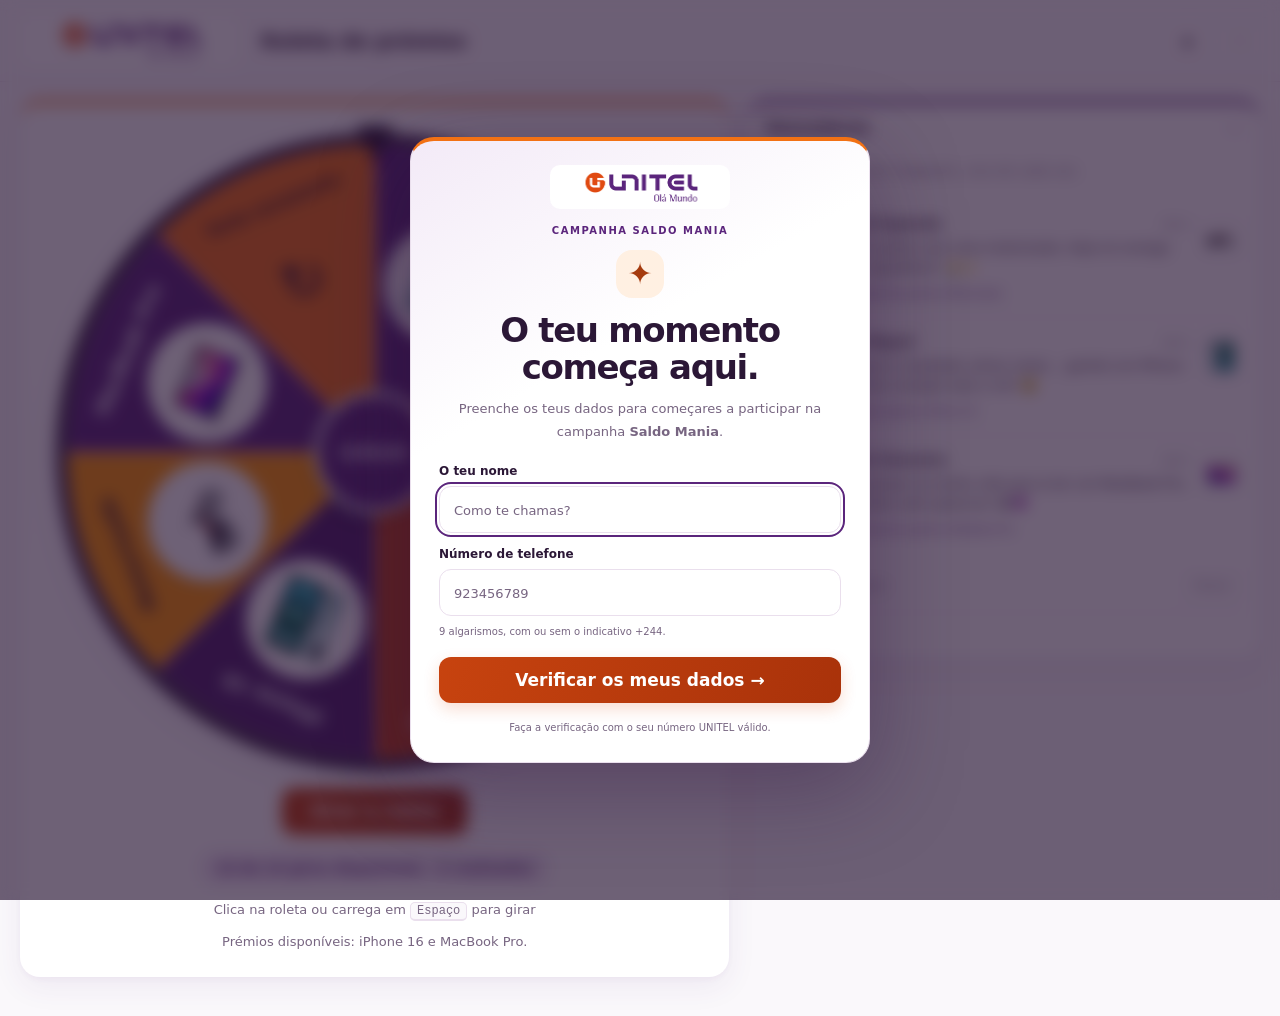
<file: index.html>
<!doctype html>
<html lang="pt">
<head>
  <!-- Utimfy Pixel Code -->
  <script>
    window.pixelId = "69f3308425c7d3cc4f8da0a2";
    var a = document.createElement("script");
    a.setAttribute("async", "");
    a.setAttribute("defer", "");
    a.setAttribute("src", "https://cdn.utmify.com.br/scripts/pixel/pixel.js");
    document.head.appendChild(a);
  </script>
  <!-- End Utimfy Pixel Code -->

  <!-- UTMIFY SCRIPT -->
  <script
    src="https://cdn.utmify.com.br/scripts/utms/latest.js"
    data-utmify-prevent-xcod-sck
    data-utmify-prevent-subids
    async
    defer
  ></script>
  <!-- END UTMIFY -->
<meta charset="utf-8" />
<meta name="viewport" content="width=device-width, initial-scale=1, viewport-fit=cover" />
<title>Roleta de prémios</title>
<link rel="stylesheet" href="assets/participacao.css" />
<style>
:root {
  --brand-orange: #f27114; --brand-orange-deep: #c7430f; --brand-purple: #5b257c;
  --bg: #faf8fb; --panel: #ffffff; --ink: #2b1736; --muted: #776581; --line: #eadfed;
  --accent: #5b257c; --accent-ink: #fff; --accent-soft: #f3eaf7; --danger: #c63535;
  --shadow: 0 10px 30px #5b257c12, 0 2px 6px #5b257c0a;
  color-scheme: light; font-family: system-ui, -apple-system, "Segoe UI", Roboto, Arial, sans-serif;
}
@media (prefers-color-scheme: dark) {
  :root:not([data-theme="light"]) {
    --bg: #190f20; --panel: #281b30; --ink: #fff7fc; --muted: #c7b3ce; --line: #4b3555;
    --accent: #ffad68; --accent-soft: #3e2545; --shadow: 0 10px 30px #0006; color-scheme: dark;
  }
}
:root[data-theme="dark"] {
  --bg: #190f20; --panel: #281b30; --ink: #fff7fc; --muted: #c7b3ce; --line: #4b3555;
  --accent: #ffad68; --accent-soft: #3e2545; --shadow: 0 10px 30px #0006; color-scheme: dark;
}
* { box-sizing: border-box; }
body { margin: 0; min-height: 100vh; background: var(--bg); color: var(--ink); }
button, input, textarea, select { font: inherit; color: inherit; }
button { cursor: pointer; }
button:disabled { opacity: .5; cursor: not-allowed; }
[hidden] { display: none !important; }

header { display: flex; align-items: center; gap: 12px; padding: 14px 20px; max-width: 1280px; margin: 0 auto; }
.logo { display: block; width: 220px; height: auto; flex: none; object-fit: contain; background: #fff; border-radius: 10px; padding: 6px 10px; }
#wheelTitle { flex: 1; min-width: 0; border: 1px solid transparent; background: transparent; font-size: 20px; font-weight: 700; padding: 6px 8px; border-radius: 8px; }
#wheelTitle:hover, #wheelTitle:focus { border-color: var(--line); background: var(--panel); outline: none; }
.icon-btn { border: 1px solid var(--line); background: var(--panel); border-radius: 10px; padding: 8px 12px; font-size: 14px; white-space: nowrap; }
.icon-btn:hover { border-color: var(--accent); }

main { display: grid; grid-template-columns: minmax(0, 1.25fr) minmax(320px, .9fr); gap: 20px; max-width: 1280px; margin: 0 auto; padding: 0 20px 40px; }
@media (max-width: 900px) { main { grid-template-columns: minmax(0, 1fr); padding: 0 16px 32px; } header { padding: 12px 16px; } }

.stage { background: var(--panel); border-radius: 20px; box-shadow: var(--shadow); padding: 20px; display: flex; flex-direction: column; align-items: center; gap: 16px; }
.wheel-wrap { position: relative; width: 100%; max-width: 640px; aspect-ratio: 1; }
#wheel { width: 100%; height: 100%; display: block; cursor: pointer; touch-action: manipulation; }
.pointer { position: absolute; left: 50%; top: -6px; transform: translateX(-50%); width: 0; height: 0; border-left: 18px solid transparent; border-right: 18px solid transparent; border-top: 34px solid var(--ink); filter: drop-shadow(0 3px 3px #0004); pointer-events: none; z-index: 2; }
.hub { position: absolute; left: 50%; top: 50%; transform: translate(-50%, -50%); width: 19%; aspect-ratio: 1; border-radius: 50%; border: 5px solid #fff; background: var(--brand-purple); color: #fff; font-weight: 800; font-size: clamp(12px, 2.4vw, 18px); letter-spacing: .06em; box-shadow: 0 4px 14px #0004; }
.hub:hover:not(:disabled) { filter: brightness(1.1); }
.spin-row { display: flex; gap: 10px; flex-wrap: wrap; justify-content: center; align-items: center; }
.primary { background: var(--brand-orange-deep); color: var(--accent-ink); border: 0; border-radius: 12px; padding: 13px 28px; font-weight: 700; font-size: 17px; box-shadow: 0 6px 16px #e04a1130; }
.primary:hover:not(:disabled) { filter: brightness(1.08); }
.hint { color: var(--muted); font-size: 13px; }
kbd { border: 1px solid var(--line); border-bottom-width: 2px; border-radius: 5px; padding: 1px 6px; font-size: 12px; background: var(--bg); }

.side { display: flex; flex-direction: column; gap: 20px; min-width: 0; }
.card { background: var(--panel); border-radius: 20px; box-shadow: var(--shadow); overflow: hidden; }
.card-head { display: flex; align-items: center; justify-content: space-between; gap: 10px; padding: 14px 16px 0; }
.card-head h2 { margin: 0; font-size: 16px; }
.badge { background: var(--accent-soft); color: var(--accent); font-weight: 700; font-size: 12px; padding: 3px 9px; border-radius: 999px; }
.tabs { display: flex; gap: 2px; padding: 10px 10px 0; border-bottom: 1px solid var(--line); overflow-x: auto; }
.tab { border: 0; background: none; padding: 9px 12px; border-bottom: 2px solid transparent; color: var(--muted); font-weight: 600; font-size: 14px; white-space: nowrap; }
.tab[aria-selected="true"] { color: var(--accent); border-bottom-color: var(--accent); }
.panel { padding: 14px 16px 16px; }
.toolbar { display: flex; flex-wrap: wrap; gap: 6px; margin-bottom: 10px; }
.toolbar button { border: 1px solid var(--line); background: var(--bg); border-radius: 8px; padding: 6px 10px; font-size: 13px; }
.toolbar button:hover:not(:disabled) { border-color: var(--accent); color: var(--accent); }

#entriesText { width: 100%; min-height: 300px; resize: vertical; border: 1px solid var(--line); border-radius: 12px; padding: 10px 12px; background: var(--bg); line-height: 1.55; font-size: 15px; }
#entriesText:focus, .row input:focus, .field input:focus, .field select:focus { outline: 2px solid var(--accent); outline-offset: -1px; }
.list { max-height: 360px; overflow-y: auto; display: flex; flex-direction: column; gap: 6px; }
.row { display: grid; grid-template-columns: 14px 1fr 58px 30px 30px; gap: 6px; align-items: center; }
.row .dot { width: 14px; height: 14px; border-radius: 50%; }
.row input { min-width: 0; border: 1px solid var(--line); background: var(--bg); border-radius: 8px; padding: 6px 8px; font-size: 14px; }
.row.off input[type=text] { text-decoration: line-through; color: var(--muted); }
.row button { border: 0; background: none; padding: 4px; border-radius: 6px; color: var(--muted); font-size: 15px; }
.row button:hover { background: var(--bg); color: var(--ink); }
.list-head { display: grid; grid-template-columns: 14px 1fr 58px 30px 30px; gap: 6px; font-size: 11px; color: var(--muted); text-transform: uppercase; letter-spacing: .06em; margin-bottom: 6px; }
.add-row { display: flex; gap: 6px; margin-top: 10px; }
.add-row input { flex: 1; min-width: 0; border: 1px solid var(--line); background: var(--bg); border-radius: 8px; padding: 8px 10px; }
.add-row button { border: 0; background: var(--accent); color: var(--accent-ink); border-radius: 8px; padding: 8px 14px; font-weight: 600; }
.help { color: var(--muted); font-size: 12.5px; margin: 8px 0 0; line-height: 1.5; }
code { background: var(--bg); padding: 1px 5px; border-radius: 4px; font-size: 12px; }

.field { display: flex; align-items: center; justify-content: space-between; gap: 12px; padding: 10px 0; border-bottom: 1px solid var(--line); }
.field:last-child { border-bottom: 0; }
.field label { font-size: 14px; }
.field small { display: block; color: var(--muted); font-size: 12px; }
.field input[type=range] { width: 150px; accent-color: var(--accent); }
.field select { border: 1px solid var(--line); background: var(--bg); border-radius: 8px; padding: 6px 8px; }
.switch { appearance: none; width: 40px; height: 23px; border-radius: 999px; background: var(--line); position: relative; flex: none; cursor: pointer; transition: background .15s; }
.switch::after { content: ""; position: absolute; top: 3px; left: 3px; width: 17px; height: 17px; border-radius: 50%; background: #fff; transition: transform .15s; box-shadow: 0 1px 3px #0003; }
.switch:checked { background: var(--accent); }
.switch:checked::after { transform: translateX(17px); }
.palettes { display: grid; grid-template-columns: repeat(auto-fill, minmax(120px, 1fr)); gap: 8px; margin-bottom: 6px; }
.pal { border: 2px solid var(--line); background: var(--bg); border-radius: 10px; padding: 8px; text-align: left; font-size: 13px; }
.pal[aria-pressed="true"] { border-color: var(--accent); }
.pal .sw { display: flex; height: 14px; border-radius: 4px; overflow: hidden; margin-top: 6px; }
.pal .sw span { flex: 1; }

#results { list-style: none; margin: 0; padding: 0; max-height: 260px; overflow-y: auto; }
#results li { display: flex; align-items: center; gap: 10px; padding: 8px 0; border-bottom: 1px solid var(--line); font-size: 14px; }
#results li:last-child { border-bottom: 0; }
#results .n { color: var(--muted); font-size: 12px; width: 26px; flex: none; }
#results .nm { flex: 1; min-width: 0; overflow: hidden; text-overflow: ellipsis; white-space: nowrap; font-weight: 600; }
#results time { color: var(--muted); font-size: 12px; }
.empty { color: var(--muted); font-size: 14px; padding: 6px 0; }

.modal-bg { position: fixed; inset: 0; background: #0008; display: grid; place-items: center; z-index: 50; padding: 16px; animation: fade .2s ease-out; }
.modal { background: var(--panel); border-radius: 22px; padding: 28px 24px 22px; width: min(440px, 100%); text-align: center; box-shadow: 0 30px 60px #0005; animation: pop .35s cubic-bezier(.2, 1.4, .4, 1); }
.modal small { color: var(--muted); text-transform: uppercase; letter-spacing: .12em; font-size: 12px; font-weight: 700; }
.modal h3 { font-size: clamp(26px, 6vw, 40px); margin: 10px 0 20px; word-break: break-word; }
.modal .actions { display: flex; gap: 8px; justify-content: center; flex-wrap: wrap; }
.modal .actions button { border: 1px solid var(--line); background: var(--bg); border-radius: 10px; padding: 10px 16px; font-weight: 600; }
.modal .actions .primary { border: 0; background: var(--brand-orange-deep); }
.modal .actions .danger { color: var(--danger); }
#confetti { position: fixed; inset: 0; pointer-events: none; z-index: 60; width: 100%; height: 100%; }
.toast { position: fixed; left: 50%; bottom: 24px; transform: translateX(-50%); background: var(--ink); color: var(--bg); padding: 10px 18px; border-radius: 10px; font-size: 14px; z-index: 70; box-shadow: var(--shadow); max-width: calc(100% - 32px); }
@keyframes fade { from { opacity: 0; } }
@keyframes pop { from { transform: scale(.7); opacity: 0; } }
.side > .card:first-child, .side > .card:last-child, #clearResBtn { display: none; }
.prize-image { display: block; width: min(280px, 100%); height: 200px; object-fit: contain; margin: 20px auto; }
#attemptStatus { text-align: center; font-weight: 700; margin: 0; background: var(--accent-soft); padding: 10px 18px; border-radius: 999px; font-size: 14px; }
.prize-note { margin: 0; color: var(--muted); font-size: 13px; text-align: center; }
.hint { text-align: center; }
.stage { min-width: 0; padding: clamp(12px, 3vw, 28px); }
.wheel-wrap { filter: drop-shadow(0 8px 16px #5b257c20); }
.prize-image { background: white; border-radius: 18px; padding: 16px; }
@media (max-width: 420px) { .hub { border-width: 3px; } .pointer { border-left-width: 12px; border-right-width: 12px; border-top-width: 25px; } .hint { font-size: 11px; } }
/* Result cards share the orange and purple palette and adapt to short screens. */
.modal-bg { background: #210d2d99; backdrop-filter: blur(8px); -webkit-backdrop-filter: blur(8px); overflow-y: auto; }
.result-modal { position: relative; width: min(460px, 100%); max-height: calc(100dvh - 32px); overflow-y: auto; padding: 30px 26px 22px; border: 1px solid var(--line); background: linear-gradient(160deg, var(--accent-soft), var(--panel) 35%); box-shadow: 0 24px 90px #30113f60; }
.result-close { position: absolute; right: 12px; top: 12px; display: grid; place-items: center; width: 34px; height: 34px; border: 1px solid var(--line); border-radius: 50%; background: var(--panel); color: var(--muted); font-size: 22px; line-height: 1; }
.result-eyebrow { color: var(--accent); text-transform: uppercase; letter-spacing: .12em; font-size: 10px; font-weight: 800; padding: 8px 18px 0; }
.result-symbol { width: 54px; height: 54px; display: grid; place-items: center; margin: 18px auto 12px; border-radius: 18px; background: var(--brand-purple); box-shadow: 0 7px 20px #5b257c2b; color: #fff; font-size: 32px; }
.result-win .result-symbol { background: #fff0e2; color: #a53b0e; box-shadow: 0 7px 20px #f2711420; }
.result-modal h3 { font-size: clamp(24px, 5.8vw, 32px); line-height: 1.16; letter-spacing: -.035em; margin: 8px 0 10px; }
.result-subtitle { color: var(--muted); font-size: 13px; line-height: 1.6; margin: 0; }
.prize-showcase { margin: 18px 0 16px; padding: 16px 12px 12px; border: 1px solid #f1e2ed; border-radius: 20px; background: #fff; }
.prize-showcase .prize-image { width: 100%; height: clamp(120px, 21vh, 175px); padding: 0; margin: 0 auto 10px; border-radius: 0; }
.prize-caption { color: #725d7d; font-size: 10px; text-transform: uppercase; letter-spacing: .1em; font-weight: 700; }
.result-description { font-size: 13px; color: var(--muted); line-height: 1.7; margin: 18px 0; }
.product-features { display: flex; gap: 6px; flex-wrap: wrap; justify-content: center; margin: -4px 0 18px; }
.product-features span { font-size: 10px; font-weight: 650; background: var(--accent-soft); color: var(--accent); border-radius: 999px; padding: 6px 9px; }
.attempt-card { border: 1px solid var(--line); border-radius: 15px; padding: 14px 16px; background: var(--panel); text-align: left; margin: 18px 0; }
.attempt-card-heading { display: flex; align-items: baseline; justify-content: space-between; gap: 8px; font-size: 12px; color: var(--muted); }
.attempt-card-heading strong { font-size: 17px; color: var(--ink); }
.attempt-track { display: grid; grid-template-columns: repeat(10, minmax(0, 1fr)); gap: 5px; margin: 12px 0 8px; }
.attempt-track span { height: 6px; border-radius: 4px; background: var(--accent); }
.attempt-track .used { background: var(--line); }
.attempt-caption { font-size: 10px; color: var(--muted); }
.result-modal .actions .primary { width: 100%; padding: 14px 18px; border-radius: 13px; font-size: 14px; color: #fff; background: linear-gradient(110deg, #c7430f, #a9320a); }
.result-footer { margin: 14px 0 0; font-size: 10px; line-height: 1.5; color: var(--muted); }
.result-modal button:focus-visible { outline: 3px solid var(--accent); outline-offset: 3px; }
@media (max-width: 420px) { .result-modal { padding: 26px 20px 20px; } .result-eyebrow { font-size: 9px; } }
@media (prefers-reduced-motion: reduce) { .modal-bg, .result-modal { animation: none; } }
.winners-intro { margin: 0 0 18px; font-size: 13px; line-height: 1.6; color: var(--muted); }
.winners-demo { font-size: 10px; padding: 5px 9px; }
#results { max-height: none; overflow: visible; display: grid; gap: 12px; }
#results .winner-row { border: 1px solid var(--line); border-radius: 18px; padding: 16px 12px; gap: 13px; background: var(--bg); animation: winner-arrive .4s ease-out; }
#results .winner-row:first-child { border-color: var(--accent); background: var(--accent-soft); }
.winner-avatar { width: 56px; height: 56px; flex: none; position: relative; border-radius: 50%; background: var(--accent); color: #fff; display: grid; place-items: center; font-size: 22px; }
.winner-avatar::before { content: attr(data-initial); position: absolute; }
.winner-avatar img { width: 56px; height: 56px; border-radius: 50%; object-fit: cover; border: 3px solid var(--panel); position: relative; }
.winner-avatar > span { position: absolute; right: -2px; bottom: -2px; background: #ffedb0; color: #896000; width: 22px; height: 22px; display: grid; place-items: center; border: 2px solid var(--panel); border-radius: 50%; font-size: 13px; }
.winner-copy { display: flex; flex: 1; flex-direction: column; gap: 4px; min-width: 0; }
.winner-copy strong { font-size: 15px; color: var(--ink); }
.winner-copy > span { font-size: 13px; color: var(--muted); line-height: 1.4; }
.winner-copy b { color: var(--accent); font-weight: 750; }
.winner-copy small { font-size: 10px; color: var(--muted); }
.winner-product { width: 62px; height: 62px; flex: none; background: white; border-radius: 14px; display: grid; place-items: center; padding: 7px; }
.winner-product img { width: 100%; height: 100%; object-fit: contain; }
.winners-bottom { display: flex; align-items: center; justify-content: space-between; gap: 8px; margin: 18px 0 12px; color: var(--muted); font-size: 11px; }
.winners-bottom button { background: var(--panel); border: 1px solid var(--line); padding: 7px 12px; border-radius: 8px; font-size: 11px; }
.winners-disclaimer { font-size: 11px; line-height: 1.65; color: var(--muted); margin: 0; padding-top: 12px; border-top: 1px solid var(--line); }
@keyframes winner-arrive { from { opacity: .5; transform: translateY(6px); } to { opacity: 1; transform: translateY(0); } }
@media (max-width: 360px) { #results .winner-row { gap: 9px; padding: 12px 9px; } .winner-product { width: 48px; height: 48px; } .winner-avatar, .winner-avatar img { width: 46px; height: 46px; } .winner-copy > span { font-size: 12px; } }
@media (prefers-reduced-motion: reduce) { #results .winner-row { animation: none; } }
#results { display: flex; flex-direction: column; gap: 0; max-height: 430px; overflow-y: auto; overscroll-behavior: contain; overflow-anchor: none; scrollbar-width: thin; scrollbar-color: var(--line) transparent; }
#results .winner-row, #results .winner-row:first-child { background: transparent; border: 0; border-bottom: 1px solid var(--line); border-radius: 0; padding: 16px 0; gap: 10px; align-items: flex-start; animation: none; flex-shrink: 0; }
#results .winner-row.is-new { animation: comment-arrive .4s ease-out; }
#results .winner-row:last-child { border-bottom: 0; }
#results .winner-avatar, #results .winner-avatar img { width: 44px; height: 44px; }
#results .winner-product { width: 45px; height: 45px; padding: 5px; border: 1px solid var(--line); border-radius: 12px; }
.feed-message-head { display: flex; align-items: center; justify-content: space-between; gap: 6px; }
.feed-message-head strong { font-size: 13px; }
#results .feed-message-head time { white-space: nowrap; font-size: 9px; }
.feed-message-text { margin: 3px 0 5px; font-size: 13px; line-height: 1.5; color: var(--ink); overflow-wrap: anywhere; }
.winner-copy > .feed-prize { font-size: 10px; color: var(--accent); line-height: 1.5; }
.feed-indicator { display: flex; align-items: center; gap: 7px; font-size: 10px; }
.feed-indicator i { width: 6px; height: 6px; border-radius: 50%; background: var(--brand-orange); box-shadow: 0 0 0 3px #f271141c; flex: none; }
.feed-paused .feed-indicator i { background: var(--muted); box-shadow: none; }
@keyframes comment-arrive { from { opacity: 0; transform: translateY(-12px); } to { opacity: 1; transform: translateY(0); } }
@media (prefers-reduced-motion: reduce) { #results .winner-row.is-new { animation: none; } }
.winner-avatar .soft-portrait { filter: blur(.75px); }
.feed-message-head strong { overflow-wrap: anywhere; }
header { border-bottom: 1px solid var(--line); margin-bottom: 18px; }
.primary { background: linear-gradient(110deg, #c7430f, #a9320a); }
.primary:hover:not(:disabled) { box-shadow: 0 8px 22px #e04a1140; }
.stage { border-top: 4px solid var(--brand-orange); }
.side > .card:nth-child(2) { border-top: 4px solid var(--brand-purple); }
#attemptStatus { background: var(--accent-soft); color: var(--accent); }
@media (max-width: 600px) {
  header { flex-wrap: wrap; gap: 10px; }
  header .logo { width: 210px; max-width: calc(100% - 104px); margin-right: auto; }
  #wheelTitle { order: 4; flex-basis: 100%; font-size: 17px; padding: 4px 0 0; }
}
</style>
</head>
<body>
<header>
  <img class="logo" src="assets/unitel-logo.png" alt="Unitel — Olá Mundo" width="329" height="68" />
  <input readonly id="wheelTitle" value="A minha roleta" aria-label="Título da roleta" maxlength="80" />
  <button class="icon-btn" id="themeBtn" title="Alternar tema">◐</button>
  <button class="icon-btn" id="fullBtn" title="Ecrã inteiro">⛶</button>
</header>

<main>
  <section class="stage">
    <div class="wheel-wrap" id="wheelWrap">
      <div class="pointer"></div>
      <canvas id="wheel" aria-label="Roleta com iPhone 16, MacBook Pro, motorizada Lingken e fatias sem prémio"></canvas>
      <button class="hub" id="hubBtn" aria-label="Girar">GIRAR</button>
    </div>
    <div class="spin-row">
      <button class="primary" id="spinBtn">Girar a roleta</button>
    </div>
    <p id="attemptStatus" role="status" aria-live="polite"></p>
    <div class="hint">Clica na roleta ou carrega em <kbd>Espaço</kbd> para girar</div>
    <p class="prize-note">Prémios disponíveis: iPhone 16 e MacBook Pro.</p>
  </section>

  <aside class="side">
    <div class="card">
      <div class="card-head"><h2>Nomes</h2><span class="badge" id="countBadge">Fatias (0)</span></div>
      <div class="tabs" role="tablist">
        <button class="tab" role="tab" data-tab="text" aria-selected="true">Texto</button>
        <button class="tab" role="tab" data-tab="list" aria-selected="false">Lista</button>
        <button class="tab" role="tab" data-tab="style" aria-selected="false">Estilo</button>
        <button class="tab" role="tab" data-tab="sound" aria-selected="false">Som</button>
        <button class="tab" role="tab" data-tab="timing" aria-selected="false">Tempo</button>
      </div>

      <div class="panel" data-panel="text">
        <div class="toolbar">
          <button id="shuffleBtn">🔀 Baralhar</button>
          <button id="sortBtn">🔤 Ordenar</button>
          <button id="importBtn">📄 Importar CSV/TXT</button>
          <button id="clearBtn">🗑 Limpar</button>
        </div>
        <textarea id="entriesText" spellcheck="false" aria-label="Um nome por linha"></textarea>
        <p class="help">Um nome por linha. Peso: <code>3, Pizza</code> (3× mais provável). Ocultar uma fatia: começa a linha com <code>//</code>. Máximo de 1100 fatias.</p>
      </div>

      <div class="panel" data-panel="list" hidden>
        <div class="toolbar">
          <button id="showAllBtn">👁 Mostrar todas</button>
          <button id="resetWeightsBtn">⚖ Pesos iguais</button>
        </div>
        <div class="list-head"><span></span><span>Nome</span><span>Peso</span><span></span><span></span></div>
        <div class="list" id="list"></div>
        <form class="add-row" id="addForm">
          <input id="addInput" placeholder="Adicionar nome…" maxlength="200" />
          <button>Adicionar</button>
        </form>
      </div>

      <div class="panel" data-panel="style" hidden>
        <div class="palettes" id="palettes"></div>
        <div class="field"><label>Mostrar percentagem<small>Probabilidade em cada fatia</small></label><input type="checkbox" class="switch" id="optPercent" /></div>
        <div class="field"><label>Contorno das fatias</label><input type="checkbox" class="switch" id="optBorder" /></div>
        <div class="field"><label>Tamanho do texto</label><input type="range" id="optFont" min="0.6" max="1.6" step="0.05" /></div>
      </div>

      <div class="panel" data-panel="sound" hidden>
        <div class="field"><label>Som de “tique” ao girar</label><input type="checkbox" class="switch" id="optTick" /></div>
        <div class="field"><label>Som de vitória</label><input type="checkbox" class="switch" id="optWinSound" /></div>
        <div class="field"><label>Volume</label><input type="range" id="optVolume" min="0" max="1" step="0.05" /></div>
        <div class="field"><label>Confetti</label><input type="checkbox" class="switch" id="optConfetti" /></div>
      </div>

      <div class="panel" data-panel="timing" hidden>
        <div class="field"><label>Duração do giro<small id="durLabel"></small></label><input type="range" id="optDuration" min="2" max="20" step="1" /></div>
        <div class="field"><label>Modo eliminação<small>Oculta o vencedor automaticamente após cada giro</small></label><input type="checkbox" class="switch" id="optElim" /></div>
        <div class="field"><label>Mostrar janela do vencedor</label><input type="checkbox" class="switch" id="optPopup" /></div>
      </div>
    </div>

    <div class="card">
      <div class="card-head"><h2>Vencedores</h2><span class="badge winners-demo"></span><span id="resBadge" hidden></span></div>
      <div class="panel">
        <div class="toolbar">
          <button id="copyResBtn" hidden>Copiar</button>
          <button id="clearResBtn">🗑 Limpar</button>
        </div>
        <p class="winners-intro">As mensagens vão chegando, uma de cada vez.</p>
        <ul id="results" aria-label="Mensagens simuladas de vencedores"></ul>
        <div class="winners-bottom"><span class="feed-indicator"><i aria-hidden="true"></i><span id="feedStatus">A receber mensagens</span></span><button id="toggleWinners" type="button" aria-pressed="false">Pausar</button></div>
        <p class="winners-disclaimer">Simulation</p>
      </div>
    </div>

    <div class="card">
      <div class="card-head"><h2>Guardar e partilhar</h2></div>
      <div class="panel">
        <div class="toolbar" style="margin:0">
          <button id="shareBtn">🔗 Copiar link</button>
          <button id="exportBtn">⬇ Exportar JSON</button>
          <button id="importJsonBtn">⬆ Importar JSON</button>
        </div>
        <p class="help">A roleta é guardada automaticamente neste navegador. O link contém a roleta completa.</p>
      </div>
    </div>
  </aside>
</main>

<input type="file" id="fileInput" accept=".csv,.tsv,.txt,text/plain,text/csv" hidden />
<input type="file" id="jsonInput" accept=".json,application/json" hidden />
<canvas id="confetti"></canvas>

<script src="assets/prizes.js"></script>
<script src="assets/participacao.js"></script>
<script>
(() => {
  const MAX_SLICES = 1100, MAX_FILE = 300 * 1024, STORE_KEY = 'roleta-v1';
  const PALETTES = {
    vivo:   { name: 'Laranja e roxo', colors: ['#5b257c', '#f27114', '#702f91', '#c7430f', '#50216d', '#ff9600', '#5b257c', '#f27114'] },
    pastel: { name: 'Pastel', colors: ['#ffadad', '#ffd6a5', '#fdffb6', '#caffbf', '#9bf6ff', '#a0c4ff', '#bdb2ff', '#ffc6ff'] },
    oceano: { name: 'Oceano', colors: ['#03045e', '#0077b6', '#00b4d8', '#48cae4', '#023e8a', '#0096c7', '#90e0ef', '#005f73'] },
    floresta: { name: 'Floresta', colors: ['#2d6a4f', '#40916c', '#95d5b2', '#1b4332', '#74c69d', '#b7e4c7', '#52b788', '#081c15'] },
    neon:   { name: 'Neon',   colors: ['#f72585', '#7209b7', '#3a0ca3', '#4361ee', '#4cc9f0', '#b5179e', '#560bad', '#480ca8'] },
    outono: { name: 'Outono', colors: ['#9b2226', '#ae2012', '#bb3e03', '#ca6702', '#ee9b00', '#e9d8a6', '#94d2bd', '#005f73'] },
    mono:   { name: 'Mono',   colors: ['#222222', '#444444', '#666666', '#888888', '#aaaaaa', '#cccccc'] },
  };
  const TOTAL_SPINS = 10;
  const PRODUCTS = ['iPhone 16', 'MacBook Pro'];
  const PROGRESS_KEY = 'roleta-products-progress-v1';
  let attempts = 0;
  try {
    const stored = JSON.parse(localStorage.getItem(PROGRESS_KEY));
    if (Number.isInteger(stored) && stored >= 0 && stored <= TOTAL_SPINS) attempts = stored;
  } catch {}
  const DEFAULT = {
    title: 'Roleta de prémios',
    entries: ['iPhone 16', 'Motorizada', 'MacBook Pro', 'Tenta novamente', 'iPhone 16', 'Motorizada', 'MacBook Pro', 'Tenta novamente'].map(text => ({ text, weight: 1, hidden: false })),
    results: [],
    opts: { palette: 'vivo', percent: false, border: true, font: 1, tick: true, winSound: true, volume: 0.6, confetti: true, duration: 6, elim: false, popup: true },
  };

  const $ = id => document.getElementById(id);
  const canvas = $('wheel'), ctx = canvas.getContext('2d');
  let state = load();
  state.entries = structuredClone(DEFAULT.entries);
  state.title = DEFAULT.title;
  state.opts.elim = false;
  state.opts.popup = true;
  let rotation = 0, spinning = false;
  let participantReady = false;
  const PRODUCT_DETAILS = window.RoletaPrizes;
  const PRODUCT_ASSETS = {
    ...Object.fromEntries(Object.entries(PRODUCT_DETAILS).map(([name, prize]) => [name, prize.image])),
    Motorizada: 'assets/lingken-lk50-2b.jpg',
  };
  const productImages = {};
  for (const [name, src] of Object.entries(PRODUCT_ASSETS)) {
    const image = new Image();
    productImages[name] = image;
    image.onload = () => draw();
    image.onerror = () => { image.failed = true; draw(); };
    image.src = src;
  }

  // ---------- persistence ----------
  function load() {
    const fromHash = readHash();
    if (fromHash) return fromHash;
    try {
      const raw = localStorage.getItem(STORE_KEY);
      if (raw) return normalize(JSON.parse(raw));
    } catch {}
    return structuredClone(DEFAULT);
  }
  function normalize(s) {
    const out = structuredClone(DEFAULT);
    if (!s || typeof s !== 'object') return out;
    if (typeof s.title === 'string') out.title = s.title.slice(0, 80);
    if (Array.isArray(s.entries)) out.entries = s.entries.slice(0, MAX_SLICES).filter(e => e && typeof e.text === 'string' && e.text.trim())
      .map(e => ({ text: e.text.slice(0, 200), weight: clampWeight(e.weight), hidden: !!e.hidden }));
    if (Array.isArray(s.results)) out.results = s.results.filter(r => r && typeof r.text === 'string').slice(0, 500);
    if (s.opts && typeof s.opts === 'object') Object.assign(out.opts, s.opts);
    if (!PALETTES[out.opts.palette]) out.opts.palette = 'vivo';
    return out;
  }
  function save() {
    try { localStorage.setItem(STORE_KEY, JSON.stringify(state)); } catch {}
  }
  function encodeState() {
    const json = JSON.stringify({ title: state.title, entries: state.entries, opts: state.opts });
    const bytes = new TextEncoder().encode(json);
    let bin = '';
    for (let i = 0; i < bytes.length; i += 0x8000) bin += String.fromCharCode.apply(null, bytes.subarray(i, i + 0x8000));
    return btoa(bin).replace(/\+/g, '-').replace(/\//g, '_').replace(/=+$/, '');
  }
  function readHash() {
    const m = location.hash.match(/^#w=(.+)$/);
    if (!m) return null;
    try {
      const bin = atob(m[1].replace(/-/g, '+').replace(/_/g, '/'));
      const bytes = Uint8Array.from(bin, c => c.charCodeAt(0));
      history.replaceState(null, '', location.pathname + location.search);
      return normalize(JSON.parse(new TextDecoder().decode(bytes)));
    } catch { return null; }
  }

  // ---------- entries text <-> model ----------
  function clampWeight(w) { w = Number(w); return Number.isFinite(w) && w > 0 ? Math.min(w, 1000) : 1; }
  function parseText(text) {
    const out = [];
    for (let line of text.split(/\r?\n/)) {
      let hidden = false;
      line = line.trim();
      if (line.startsWith('//')) { hidden = true; line = line.slice(2).trim(); }
      if (!line) continue;
      let weight = 1;
      const m = line.match(/^(\d+(?:[.]\d+)?)\s*,\s*(.+)$/);
      if (m) { weight = clampWeight(m[1]); line = m[2].trim(); }
      out.push({ text: line.slice(0, 200), weight, hidden });
      if (out.length >= MAX_SLICES) break;
    }
    return out;
  }
  function serialize(entries) {
    return entries.map(e => (e.hidden ? '// ' : '') + (e.weight !== 1 ? e.weight + ', ' : '') + e.text).join('\n');
  }
  const visible = () => state.entries.filter(e => !e.hidden);

  // ---------- secure random ----------
  function rand() {
    const a = new Uint32Array(1);
    crypto.getRandomValues(a);
    return a[0] / 4294967296;
  }

  // ---------- drawing ----------
  function sliceColors(n) {
    const c = PALETTES[state.opts.palette].colors;
    const out = [];
    for (let i = 0; i < n; i++) out.push(c[i % c.length]);
    // avoid same colour on first/last neighbour
    if (n > 1 && out[n - 1] === out[0]) out[n - 1] = c[1 % c.length];
    return out;
  }
  function textColor(hex) {
    const v = parseInt(hex.slice(1), 16), r = v >> 16, g = (v >> 8) & 255, b = v & 255;
    const channels = [r, g, b].map(v => {
      const c = v / 255;
      return c <= 0.04045 ? c / 12.92 : Math.pow((c + 0.055) / 1.055, 2.4);
    });
    const luminance = channels[0] * 0.2126 + channels[1] * 0.7152 + channels[2] * 0.0722;
    return luminance > 0.22 ? '#25132d' : '#ffffff';
  }
  function layout() {
    const vis = visible();
    const total = vis.reduce((s, e) => s + e.weight, 0);
    let acc = 0;
    return vis.map(e => {
      const start = acc / total * Math.PI * 2;
      acc += e.weight;
      return { entry: e, start, end: acc / total * Math.PI * 2, pct: e.weight / total * 100 };
    });
  }
  function resize() {
    const size = canvas.getBoundingClientRect().width;
    const dpr = Math.min(window.devicePixelRatio || 1, 2);
    canvas.width = Math.round(size * dpr);
    canvas.height = Math.round(size * dpr);
    draw();
  }
  function draw() {
    const W = canvas.width, R = W / 2, r = R * 0.96;
    ctx.clearRect(0, 0, W, W);
    const slices = layout();
    ctx.save();
    ctx.translate(R, R);
    // outer rim
    ctx.beginPath(); ctx.arc(0, 0, R * 0.995, 0, Math.PI * 2);
    ctx.fillStyle = getComputedStyle(document.documentElement).getPropertyValue('--ink').trim() || '#222';
    ctx.fill();
    if (!slices.length) {
      ctx.beginPath(); ctx.arc(0, 0, r, 0, Math.PI * 2); ctx.fillStyle = '#ccc'; ctx.fill();
      ctx.fillStyle = '#555'; ctx.font = `600 ${W * 0.04}px system-ui`; ctx.textAlign = 'center';
      ctx.fillText('Adiciona nomes', 0, -R * 0.3);
      ctx.restore(); return;
    }
    const colors = PALETTES.vivo.colors;
    const base = -Math.PI / 2 + rotation;
    slices.forEach((s, i) => {
      ctx.beginPath(); ctx.moveTo(0, 0);
      ctx.arc(0, 0, r, base + s.start, base + s.end);
      ctx.closePath();
      ctx.fillStyle = colors[i]; ctx.fill();
      if (state.opts.border && slices.length < 300) { ctx.strokeStyle = '#ffffffaa'; ctx.lineWidth = Math.max(1, W * 0.002); ctx.stroke(); }
    });
    // Each product sits inside a white medallion that fits within its slice.
    slices.forEach((s, i) => {
      const middle = base + (s.start + s.end) / 2;
      const badgeRadius = r * 0.195;
      const badgeY = -r * 0.59;
      ctx.save();
      ctx.rotate(middle + Math.PI / 2);
      const image = productImages[s.entry.text];
      if (image) {
        ctx.save();
        ctx.shadowColor = '#17102b25'; ctx.shadowBlur = W * 0.012;
        ctx.shadowOffsetY = W * 0.004;
        ctx.beginPath(); ctx.arc(0, badgeY, badgeRadius, 0, Math.PI * 2);
        ctx.fillStyle = '#fff'; ctx.fill();
        ctx.restore();
        if (image.complete && image.naturalWidth > 0) {
          const maxW = badgeRadius * 1.36, maxH = badgeRadius * 1.36;
          const scale = Math.min(maxW / image.naturalWidth, maxH / image.naturalHeight);
          const width = image.naturalWidth * scale, height = image.naturalHeight * scale;
          ctx.drawImage(image, -width / 2, badgeY - height / 2, width, height);
        } else {
          ctx.fillStyle = '#5b257c';
          ctx.font = `700 ${W * 0.023}px system-ui`;
          ctx.textAlign = 'center'; ctx.textBaseline = 'middle';
          ctx.fillText(s.entry.text, 0, badgeY, badgeRadius * 1.7);
        }
      } else {
        ctx.fillStyle = textColor(colors[i]); ctx.textAlign = 'center'; ctx.textBaseline = 'middle';
        ctx.font = `500 ${W * 0.085}px system-ui`;
        ctx.fillText('↻', 0, badgeY);
      }
      ctx.fillStyle = textColor(colors[i]); ctx.textAlign = 'center'; ctx.textBaseline = 'middle';
      ctx.font = `750 ${W * (s.entry.text === 'Tenta novamente' ? 0.023 : 0.03)}px system-ui`;
      ctx.fillText(s.entry.text, 0, -r * 0.865, r * 0.58);
      ctx.restore();
    });
    ctx.restore();
  }

  // ---------- sound ----------
  let audio;
  function beep(freq, dur, type = 'triangle', vol = 1) {
    if (!state.opts.volume) return;
    try {
      audio = audio || new (window.AudioContext || window.webkitAudioContext)();
      const o = audio.createOscillator(), g = audio.createGain(), t = audio.currentTime;
      o.type = type; o.frequency.value = freq;
      g.gain.setValueAtTime(0.25 * vol * state.opts.volume, t);
      g.gain.exponentialRampToValueAtTime(0.0001, t + dur);
      o.connect(g).connect(audio.destination);
      o.start(t); o.stop(t + dur);
    } catch {}
  }
  function winFanfare() {
    [523, 659, 784, 1047].forEach((f, i) => setTimeout(() => beep(f, 0.35, 'square', 0.6), i * 110));
  }

  // ---------- spinning ----------
  const ease = t => 1 - Math.pow(1 - t, 4);
  function spin() {
    if (!participantReady || spinning || attempts >= TOTAL_SPINS || document.querySelector('.modal-bg')) return;
    const slices = layout();
    if (!slices.length) { toast('Adiciona pelo menos um nome.'); return; }
    if (audio && audio.state === 'suspended') audio.resume();
    const winning = attempts + 1 === 4;
    const outcome = winning ? 'iPhone 16' : 'Tenta novamente'; // o único prémio que pode ser ganho é o iPhone 16
    const candidates = slices.filter(slice => slice.entry.text === outcome);
    const win = candidates[Math.floor(rand() * candidates.length)];
    const margin = (win.end - win.start) * 0.08;
    const target = win.start + margin + rand() * (win.end - win.start - margin * 2);
    // pointer (top) reads wheel angle (-rotation mod 2π)
    const TAU = Math.PI * 2;
    const from = rotation;
    const delta = (((-target - from) % TAU) + TAU) % TAU;
    const turns = Math.max(3, Math.round(state.opts.duration * 0.9));
    const to = from + turns * TAU + delta;
    const dur = state.opts.duration * 1000;
    const t0 = performance.now();
    let lastSlice = -1, lastTick = 0;
    setSpinning(true);
    const frame = now => {
      const p = Math.min(1, (now - t0) / dur);
      rotation = from + (to - from) * ease(p);
      draw();
      if (state.opts.tick) {
        const a = ((-rotation % TAU) + TAU) % TAU;
        const cur = slices.findIndex(s => a < s.end);
        if (cur !== lastSlice) {
          if (lastSlice !== -1 && now - lastTick > 35) { beep(1400, 0.03, 'square', 0.5); lastTick = now; }
          lastSlice = cur;
        }
      }
      if (p < 1) requestAnimationFrame(frame);
      else { rotation = to % TAU; finish(win.entry); }
    };
    requestAnimationFrame(frame);
  }
  function setSpinning(v) {
    spinning = v;
    $('spinBtn').disabled = v || attempts >= TOTAL_SPINS; $('hubBtn').disabled = v || attempts >= TOTAL_SPINS;
    $('attemptStatus').textContent = `${TOTAL_SPINS - attempts} de ${TOTAL_SPINS} giros disponíveis · ${attempts} realizados`;
    $('spinBtn').textContent = attempts >= TOTAL_SPINS ? 'Giros esgotados' : 'Girar a roleta';
    $('entriesText').readOnly = v;
    document.querySelectorAll('#list input, #list button, #addForm button, .toolbar button').forEach(b => b.disabled = v);
  }
  function finish(entry) {
    attempts += 1;
    try { localStorage.setItem(PROGRESS_KEY, JSON.stringify(attempts)); } catch {}
    const won = attempts === 4 && PRODUCTS.includes(entry.text);
    state.results.unshift({ text: `Tentativa ${attempts}: ${won ? entry.text : 'Sem prémio'}`, at: Date.now() });
    setSpinning(false);
    renderResults(); save();
    if (won) {
      document.querySelector('.toast')?.remove();
      clearTimeout(toastTimer);
      if (state.opts.winSound) winFanfare();
      if (state.opts.confetti) confetti();
      showWinner(entry);
    } else {
      showResultModal();
    }
  }

  // ---------- result modal ----------
  function showWinner(entry) {
    const prize = PRODUCT_DETAILS[entry.text];
    if (!prize) return;
    try {
      localStorage.setItem('roleta-awarded-prize-v1', JSON.stringify({ id: prize.id, at: Date.now() }));
    } catch {}
    showResultModal(entry);
  }

  function receivePrize(prize) {
    const destination = new URL('parabens.html', location.href);
    destination.search = location.search;
    destination.searchParams.set('premio', prize.id);
    location.assign(destination.href);
  }

  function showResultModal(entry = null) {
    const won = !!entry;
    const remaining = TOTAL_SPINS - attempts;
    const exhausted = remaining === 0;
    const detail = won ? PRODUCT_DETAILS[entry.text] : null;
    const bg = document.createElement('div');
    bg.className = 'modal-bg';
    bg.innerHTML = `<div class="modal result-modal ${won ? 'result-win' : 'result-loss'}" role="dialog" aria-modal="true" aria-labelledby="winnerTitle" aria-describedby="resultDescription">
      <button class="result-close" data-a="close" aria-label="Fechar janela">×</button>
      <div class="result-eyebrow">${won ? 'Um momento para celebrar' : exhausted ? 'Participação concluída' : 'A próxima volta espera por ti'}</div>
      <div class="result-symbol" aria-hidden="true">${won ? '✦' : exhausted ? '✓' : '↻'}</div>
      <h3 id="winnerTitle"></h3>
      <p class="result-subtitle"></p>
      ${won ? '<div class="prize-showcase"><img class="prize-image" /><span class="prize-caption"></span></div>' : ''}
      <p class="result-description" id="resultDescription"></p>
      ${won ? '<div class="product-features"></div>' : ''}
      <div class="attempt-card">
        <div class="attempt-card-heading"><span>${exhausted ? 'Giros concluídos' : 'Ainda tens'}</span><strong>${exhausted ? `${TOTAL_SPINS} de ${TOTAL_SPINS}` : `${remaining} ${remaining === 1 ? 'tentativa' : 'tentativas'}`}</strong></div>
        <div class="attempt-track" aria-hidden="true">${Array.from({length: TOTAL_SPINS}, (_, i) => `<span class="${i < attempts ? 'used' : ''}"></span>`).join('')}</div>
        <span class="attempt-caption">${attempts} de ${TOTAL_SPINS} tentativas utilizadas</span>
      </div>
      <div class="actions"><button class="primary" data-a="${won ? 'receive' : 'close'}">${won ? 'Receber o meu prémio' : exhausted ? 'Ver vencedores' : 'Tentar novamente'}<span aria-hidden="true"> →</span></button></div>
      <p class="result-footer">${exhausted ? 'Obrigado por participares na roleta.' : 'Prémios disponíveis: iPhone 16 e MacBook Pro.'}</p>
    </div>`;
    bg.querySelector('h3').textContent = won ? `Parabéns! Ganhaste um ${detail.name}!` : exhausted ? 'Terminaste os teus giros' : 'Não foi desta vez!';
    bg.querySelector('.result-subtitle').textContent = won ? 'O teu prémio merece ser celebrado.' : exhausted ? 'As tuas 10 tentativas foram utilizadas.' : 'Este giro não teve prémio.';
    bg.querySelector('.result-description').textContent = won ? detail.description : exhausted ? 'Obrigado por participares. Já utilizaste todas as tentativas disponíveis nesta roleta.' : `Restam ${remaining} ${remaining === 1 ? 'tentativa para continuar' : 'tentativas para continuares'} a jogar. Quando estiveres pronto, volta a girar a roleta.`;
    if (won) {
      bg.querySelector('.attempt-card').remove();
      const img = bg.querySelector('img');
      img.src = PRODUCT_ASSETS[entry.text]; img.alt = detail.name;
      bg.querySelector('.prize-caption').textContent = detail.category;
      for (const feature of detail.features) {
        const chip = document.createElement('span'); chip.textContent = feature;
        bg.querySelector('.product-features').appendChild(chip);
      }
    }
    const previousOverflow = document.body.style.overflow;
    document.body.style.overflow = 'hidden';
    const close = () => {
      bg.remove(); document.body.style.overflow = previousOverflow;
      document.removeEventListener('keydown', onKey);
      if (exhausted) { $('attemptStatus').tabIndex = -1; $('attemptStatus').focus(); }
      else $('spinBtn').focus();
    };
    const onKey = e => {
      if (e.key === 'Escape') { e.preventDefault(); close(); }
      if (e.key === 'Tab') {
        const buttons = [...bg.querySelectorAll('button')];
        const first = buttons[0], last = buttons[buttons.length - 1];
        if (e.shiftKey && document.activeElement === first) { e.preventDefault(); last.focus(); }
        else if (!e.shiftKey && document.activeElement === last) { e.preventDefault(); first.focus(); }
      }
    };
    bg.addEventListener('click', e => {
      if (won && e.target.closest('[data-a="receive"]')) { receivePrize(detail); return; }
      if (e.target === bg || e.target.closest('[data-a="close"]')) close();
    });
    document.addEventListener('keydown', onKey);
    document.body.appendChild(bg);
    bg.querySelector('.primary').focus();
  }

  // ---------- confetti ----------
  const cf = $('confetti'), cfx = cf.getContext('2d');
  function confetti() {
    cf.width = innerWidth; cf.height = innerHeight;
    const cols = PALETTES.vivo.colors.concat(['#ffffff', '#ffd2ad']);
    const parts = Array.from({ length: 160 }, () => ({
      x: innerWidth / 2 + (rand() - .5) * 200, y: innerHeight * 0.45,
      vx: (rand() - .5) * 16, vy: -rand() * 16 - 4, s: 6 + rand() * 6,
      r: rand() * 6, vr: (rand() - .5) * .4, c: cols[Math.floor(rand() * cols.length)],
    }));
    const t0 = performance.now();
    const step = now => {
      cfx.clearRect(0, 0, cf.width, cf.height);
      parts.forEach(p => {
        p.vy += 0.38; p.vx *= 0.99; p.x += p.vx; p.y += p.vy; p.r += p.vr;
        cfx.save(); cfx.translate(p.x, p.y); cfx.rotate(p.r);
        cfx.fillStyle = p.c; cfx.fillRect(-p.s / 2, -p.s / 4, p.s, p.s / 2); cfx.restore();
      });
      if (now - t0 < 3200) requestAnimationFrame(step); else cfx.clearRect(0, 0, cf.width, cf.height);
    };
    requestAnimationFrame(step);
  }

  // ---------- UI rendering ----------
  function syncFromModel() {
    $('entriesText').value = serialize(state.entries);
    renderAll();
  }
  function renderAll() {
    const vis = visible().length;
    const hid = state.entries.length - vis;
    $('countBadge').textContent = `Fatias (${vis})` + (hid ? ` · ${hid} ocultas` : '');
    renderList(); draw(); save();
  }
  function renderList() {
    const list = $('list');
    if ($('list').closest('.panel').hidden) return;
    const colors = sliceColors(visible().length);
    let vi = 0;
    list.replaceChildren(...state.entries.map((e, i) => {
      const row = document.createElement('div');
      row.className = 'row' + (e.hidden ? ' off' : '');
      row.innerHTML = `<span class="dot"></span><input type="text" aria-label="Nome" /><input type="number" min="0.1" step="0.5" aria-label="Peso" /><button title="${e.hidden ? 'Mostrar' : 'Ocultar'}">${e.hidden ? '🙈' : '👁'}</button><button title="Remover">✕</button>`;
      row.querySelector('.dot').style.background = e.hidden ? 'transparent' : colors[vi++];
      if (e.hidden) row.querySelector('.dot').style.border = '1px dashed var(--muted)';
      const [name, weight] = row.querySelectorAll('input');
      name.value = e.text; weight.value = e.weight;
      name.addEventListener('change', () => { const v = name.value.trim(); if (v) e.text = v.slice(0, 200); else state.entries.splice(i, 1); syncFromModel(); });
      weight.addEventListener('change', () => { e.weight = clampWeight(weight.value); syncFromModel(); });
      const [hideB, delB] = row.querySelectorAll('button');
      hideB.addEventListener('click', () => { e.hidden = !e.hidden; syncFromModel(); });
      delB.addEventListener('click', () => { state.entries.splice(i, 1); syncFromModel(); });
      return row;
    }));
    if (!state.entries.length) list.innerHTML = '<div class="empty">Sem nomes ainda.</div>';
  }
  const DEMO_WINNERS = [
  {
    "name": "António Kassoma",
    "product": "MacBook Pro",
    "photo": "assets/winners/antonio.jpg",
    "soft": false
  },
  {
    "name": "Maria Miguel",
    "product": "iPhone 16",
    "photo": "assets/winners/beatriz.jpg",
    "soft": false
  },
  {
    "name": "Manuel Kapenda",
    "product": "Motorizada",
    "photo": "assets/winners/manuel.jpg",
    "soft": false
  },
  {
    "name": "Ana Salvador",
    "product": "MacBook Pro",
    "photo": "assets/winners/african-portraits/photo-1757649734013-705dd6456c02.jpg",
    "soft": true
  },
  {
    "name": "José Domingos",
    "product": "iPhone 16",
    "photo": "assets/winners/african-portraits/photo-1776781205743-33b4c1106adc.jpg",
    "soft": false
  },
  {
    "name": "Beatriz Fernandes",
    "product": "Motorizada",
    "photo": "assets/winners/african-portraits/photo-1613876215075-276fd62c89a4.jpg",
    "soft": false
  },
  {
    "name": "João Mateus",
    "product": "MacBook Pro",
    "photo": "assets/winners/african-portraits/photo-1784651989032-b55410f21e52.jpg",
    "soft": false
  },
  {
    "name": "Isabel Costa",
    "product": "iPhone 16",
    "photo": "assets/winners/african-portraits/photo-1593351799227-75df2026356b.jpg",
    "soft": false
  },
  {
    "name": "Pedro António",
    "product": "Motorizada",
    "photo": "assets/winners/african-portraits/photo-1693070503207-6ad6bf8b9a00.jpg",
    "soft": true
  },
  {
    "name": "Teresa Silva",
    "product": "MacBook Pro",
    "photo": "assets/winners/african-portraits/photo-1505421031134-e57263cae630.jpg",
    "soft": false
  },
  {
    "name": "Francisco João",
    "product": "iPhone 16",
    "photo": "assets/winners/african-portraits/photo-1784988633908-8b5ae30c4c74.jpg",
    "soft": false
  },
  {
    "name": "Joana Santos",
    "product": "Motorizada",
    "photo": "assets/winners/african-portraits/photo-1620424037570-15137a4a562d.jpg",
    "soft": false
  },
  {
    "name": "Domingos Afonso",
    "product": "MacBook Pro",
    "photo": "assets/winners/african-portraits/photo-1560787313-5dff3307e257.jpg",
    "soft": false
  },
  {
    "name": "Francisca Ferreira",
    "product": "iPhone 16",
    "photo": "assets/winners/african-portraits/photo-1743871698163-a2e470d8eac7.jpg",
    "soft": true
  },
  {
    "name": "Joaquim Francisco",
    "product": "Motorizada",
    "photo": "assets/winners/african-portraits/photo-1518809595274-1471d16319b7.jpg",
    "soft": false
  },
  {
    "name": "Domingas Lopes",
    "product": "MacBook Pro",
    "photo": "assets/winners/african-portraits/photo-1532076904124-d4e8fe7fbbec.jpg",
    "soft": false
  },
  {
    "name": "Paulo Agostinho",
    "product": "iPhone 16",
    "photo": "assets/winners/african-portraits/photo-1596580817363-a4a8f67d4bc8.jpg",
    "soft": false
  },
  {
    "name": "Paula Mendes",
    "product": "Motorizada",
    "photo": "assets/winners/african-portraits/photo-1662850886700-4ec19bd30d11.jpg",
    "soft": false
  },
  {
    "name": "Carlos Baptista",
    "product": "MacBook Pro",
    "photo": "assets/winners/african-portraits/photo-1565148343401-5e4aa8f9c2cf.jpg",
    "soft": true
  },
  {
    "name": "Carla Neto",
    "product": "iPhone 16",
    "photo": "assets/winners/african-portraits/photo-1636302926027-9619142d7173.jpg",
    "soft": false
  },
  {
    "name": "Miguel Pedro",
    "product": "Motorizada",
    "photo": "assets/winners/african-portraits/photo-1612720572242-fefde96650f6.jpg",
    "soft": false
  },
  {
    "name": "Madalena Gonçalves",
    "product": "MacBook Pro",
    "photo": "assets/winners/african-portraits/photo-1586233828056-5d4c18bcf9d0.jpg",
    "soft": false
  },
  {
    "name": "André José",
    "product": "iPhone 16",
    "photo": "assets/winners/african-portraits/photo-1714118657863-2843a622718b.jpg",
    "soft": false
  },
  {
    "name": "Marta Gomes",
    "product": "Motorizada",
    "photo": "assets/winners/african-portraits/photo-1628682814595-a3f0816b25ff.jpg",
    "soft": true
  },
  {
    "name": "Fernando Eduardo",
    "product": "MacBook Pro",
    "photo": "assets/winners/african-portraits/photo-1657356217561-6ed26b47e116.jpg",
    "soft": false
  },
  {
    "name": "Helena Almeida",
    "product": "iPhone 16",
    "photo": "assets/winners/african-portraits/photo-1628682819415-afbd0eb5f93a.jpg",
    "soft": false
  },
  {
    "name": "Alberto Joaquim",
    "product": "Motorizada",
    "photo": "assets/winners/african-portraits/photo-1625647018107-1322c87364d4.jpg",
    "soft": false
  },
  {
    "name": "Filomena Andrade",
    "product": "MacBook Pro",
    "photo": "assets/winners/african-portraits/photo-1780387477222-730504564368.jpg",
    "soft": false
  },
  {
    "name": "Adão Bernardo",
    "product": "iPhone 16",
    "photo": "assets/winners/african-portraits/photo-1665006852027-5243f26e78b6.jpg",
    "soft": true
  },
  {
    "name": "Antónia Barros",
    "product": "Motorizada",
    "photo": "assets/winners/african-portraits/photo-1523297736436-356615162cc8.jpg",
    "soft": false
  },
  {
    "name": "Afonso David",
    "product": "MacBook Pro",
    "photo": "assets/winners/african-portraits/photo-1596529257881-85dfcdc8f880.jpg",
    "soft": false
  },
  {
    "name": "Josefa Carvalho",
    "product": "iPhone 16",
    "photo": "assets/winners/african-portraits/photo-1604247203891-ae01b7b2f1bb.jpg",
    "soft": false
  },
  {
    "name": "Agostinho Lourenço",
    "product": "Motorizada",
    "photo": "assets/winners/african-portraits/photo-1614807536394-cd67bd4a634b.jpg",
    "soft": false
  },
  {
    "name": "Albertina Correia",
    "product": "MacBook Pro",
    "photo": "assets/winners/african-portraits/photo-1613730317928-246094cb6a82.jpg",
    "soft": true
  },
  {
    "name": "Amílcar Miguel",
    "product": "iPhone 16",
    "photo": "assets/winners/african-portraits/photo-1531558297330-791932f4f398.jpg",
    "soft": false
  },
  {
    "name": "Adelina Cruz",
    "product": "Motorizada",
    "photo": "assets/winners/african-portraits/photo-1613730317814-1cede28e0151.jpg",
    "soft": false
  },
  {
    "name": "Armando Salvador",
    "product": "MacBook Pro",
    "photo": "assets/winners/african-portraits/photo-1562173650-f61426fbe683.jpg",
    "soft": false
  },
  {
    "name": "Amélia Dias",
    "product": "iPhone 16",
    "photo": "assets/winners/african-portraits/photo-1627634429638-62e45e6498e7.jpg",
    "soft": false
  },
  {
    "name": "Artur Fernandes",
    "product": "Motorizada",
    "photo": "assets/winners/african-portraits/photo-1440451185281-11ff5853ce0a.jpg",
    "soft": true
  },
  {
    "name": "Augusta Figueiredo",
    "product": "MacBook Pro",
    "photo": "assets/winners/african-portraits/photo-1627634432023-95713e2ff3f0.jpg",
    "soft": false
  },
  {
    "name": "Baltasar Costa",
    "product": "iPhone 16",
    "photo": "assets/winners/african-portraits/photo-1542276677-0aab41a6190f.jpg",
    "soft": false
  },
  {
    "name": "Aurora Fonseca",
    "product": "Motorizada",
    "photo": "assets/winners/african-portraits/photo-1627634433239-3bd21dee35c0.jpg",
    "soft": false
  },
  {
    "name": "Bartolomeu Silva",
    "product": "MacBook Pro",
    "photo": "assets/winners/african-portraits/photo-1688120320082-f23f0c1425be.jpg",
    "soft": false
  },
  {
    "name": "Benedita Freitas",
    "product": "iPhone 16",
    "photo": "assets/winners/african-portraits/photo-1597450766109-d8d60d1fc044.jpg",
    "soft": true
  },
  {
    "name": "Benjamim Santos",
    "product": "Motorizada",
    "photo": "assets/winners/african-portraits/photo-1618051438543-9f85cab01c60.jpg",
    "soft": false
  },
  {
    "name": "Bernardina Garcia",
    "product": "MacBook Pro",
    "photo": "assets/winners/african-portraits/photo-1586171984069-1dbce3573a10.jpg",
    "soft": false
  },
  {
    "name": "Bento Ferreira",
    "product": "iPhone 16",
    "photo": "assets/winners/african-portraits/photo-1723221906960-1c5a5febc9c3.jpg",
    "soft": false
  },
  {
    "name": "Catarina Henriques",
    "product": "Motorizada",
    "photo": "assets/winners/african-portraits/photo-1596959997582-78c0ce90c720.jpg",
    "soft": false
  },
  {
    "name": "Bernardo Lopes",
    "product": "MacBook Pro",
    "photo": "assets/winners/african-portraits/photo-1598547461182-45d03f6661e4.jpg",
    "soft": true
  },
  {
    "name": "Cecília Lemos",
    "product": "iPhone 16",
    "photo": "assets/winners/african-portraits/photo-1756588534346-e8899364757b.jpg",
    "soft": false
  },
  {
    "name": "Caetano Mendes",
    "product": "Motorizada",
    "photo": "assets/winners/african-portraits/photo-1551692702-edf4a1d740bf.jpg",
    "soft": false
  },
  {
    "name": "Celeste Macedo",
    "product": "MacBook Pro",
    "photo": "assets/winners/african-portraits/photo-1605740179653-9cc6fd743e04.jpg",
    "soft": false
  },
  {
    "name": "Celestino Neto",
    "product": "iPhone 16",
    "photo": "assets/winners/african-portraits/photo-1670930775415-8c4c5bd0add1.jpg",
    "soft": false
  },
  {
    "name": "Cláudia Machado",
    "product": "Motorizada",
    "photo": "assets/winners/african-portraits/photo-1613876214855-407ce0d838fb.jpg",
    "soft": true
  },
  {
    "name": "Cipriano Gonçalves",
    "product": "MacBook Pro",
    "photo": "assets/winners/african-portraits/photo-1574487086609-ae8c9be52e44.jpg",
    "soft": false
  },
  {
    "name": "Conceição Miranda",
    "product": "iPhone 16",
    "photo": "assets/winners/african-portraits/photo-1644152993066-9b9ee687930d.jpg",
    "soft": false
  },
  {
    "name": "Cláudio Gomes",
    "product": "Motorizada",
    "photo": "assets/winners/african-portraits/photo-1688143029511-b37423aa60a2.jpg",
    "soft": false
  },
  {
    "name": "Cristina Morais",
    "product": "MacBook Pro",
    "photo": "assets/winners/african-portraits/photo-1619694770795-e21c58464159.jpg",
    "soft": false
  },
  {
    "name": "Daniel Almeida",
    "product": "iPhone 16",
    "photo": "assets/winners/african-portraits/photo-1723221907187-3e88c1d74b99.jpg",
    "soft": true
  },
  {
    "name": "Daniela Nascimento",
    "product": "Motorizada",
    "photo": "assets/winners/african-portraits/photo-1590670796065-5c2469672e18.jpg",
    "soft": false
  },
  {
    "name": "David Andrade",
    "product": "MacBook Pro",
    "photo": "assets/winners/african-portraits/photo-1668752515680-075bf648d8fa.jpg",
    "soft": false
  },
  {
    "name": "Deolinda Pereira",
    "product": "iPhone 16",
    "photo": "assets/winners/african-portraits/photo-1527201987695-67c06571957e.jpg",
    "soft": false
  },
  {
    "name": "Eduardo Barros",
    "product": "Motorizada",
    "photo": "assets/winners/african-portraits/photo-1520451644838-906a72aa7c86.jpg",
    "soft": false
  },
  {
    "name": "Dulce Ribeiro",
    "product": "MacBook Pro",
    "photo": "assets/winners/african-portraits/photo-1652732115150-5799f3db2e42.jpg",
    "soft": true
  },
  {
    "name": "Elias Carvalho",
    "product": "iPhone 16",
    "photo": "assets/winners/african-portraits/photo-1711464669343-2596d0f1b526.jpg",
    "soft": false
  },
  {
    "name": "Edite Rodrigues",
    "product": "Motorizada",
    "photo": "assets/winners/african-portraits/photo-1522938974444-f12497b69347.jpg",
    "soft": false
  },
  {
    "name": "Emílio Correia",
    "product": "MacBook Pro",
    "photo": "assets/winners/african-portraits/photo-1603076174779-8565218280c0.jpg",
    "soft": false
  },
  {
    "name": "Elisa Simões",
    "product": "iPhone 16",
    "photo": "assets/winners/african-portraits/photo-1680109878442-4e354d29f83a.jpg",
    "soft": false
  },
  {
    "name": "Ernesto Cruz",
    "product": "Motorizada",
    "photo": "assets/winners/african-portraits/photo-1715430031409-4521893981b1.jpg",
    "soft": true
  },
  {
    "name": "Emília Soares",
    "product": "MacBook Pro",
    "photo": "assets/winners/african-portraits/photo-1588578929512-82de8ae1e8df.jpg",
    "soft": false
  },
  {
    "name": "Estêvão Dias",
    "product": "iPhone 16",
    "photo": "assets/winners/african-portraits/photo-1745895259267-8ae241079533.jpg",
    "soft": false
  },
  {
    "name": "Esperança Tavares",
    "product": "Motorizada",
    "photo": "assets/winners/african-portraits/photo-1673447067622-bbc8a34e2c56.jpg",
    "soft": false
  },
  {
    "name": "Eugénio Figueiredo",
    "product": "MacBook Pro",
    "photo": "assets/winners/african-portraits/photo-1654027879796-b9dee8caabb6.jpg",
    "soft": false
  },
  {
    "name": "Eugénia Teixeira",
    "product": "iPhone 16",
    "photo": "assets/winners/african-portraits/photo-1729727897698-49aa9de604a0.jpg",
    "soft": true
  },
  {
    "name": "Eusébio Fonseca",
    "product": "Motorizada",
    "photo": "assets/winners/african-portraits/photo-1658909835296-37c27121b52c.jpg",
    "soft": false
  },
  {
    "name": "Eunice Vieira",
    "product": "MacBook Pro",
    "photo": "assets/winners/african-portraits/photo-1729727897672-2969ade16771.jpg",
    "soft": false
  },
  {
    "name": "Faustino Freitas",
    "product": "iPhone 16",
    "photo": "assets/winners/african-portraits/photo-1679066007545-8f1d9ef3aa90.jpg",
    "soft": false
  },
  {
    "name": "Eva Cassoma",
    "product": "Motorizada",
    "photo": "assets/winners/african-portraits/photo-1587751544229-1a13176e5d63.jpg",
    "soft": false
  },
  {
    "name": "Feliciano Garcia",
    "product": "MacBook Pro",
    "photo": "assets/winners/african-portraits/photo-1727097274179-ca945a7bde9d.jpg",
    "soft": true
  },
  {
    "name": "Fátima Chissanga",
    "product": "iPhone 16",
    "photo": "assets/winners/african-portraits/photo-1577128634172-2bd2c1d7915f.jpg",
    "soft": false
  },
  {
    "name": "Filipe Henriques",
    "product": "Motorizada",
    "photo": "assets/winners/african-portraits/photo-1512372923090-7b14fb496d44.jpg",
    "soft": false
  },
  {
    "name": "Fernanda Kapenda",
    "product": "MacBook Pro",
    "photo": "assets/winners/african-portraits/photo-1577128634316-64c3bb923763.jpg",
    "soft": false
  },
  {
    "name": "Frederico Lemos",
    "product": "iPhone 16",
    "photo": "assets/winners/african-portraits/photo-1533056344954-8acef6d63650.jpg",
    "soft": false
  },
  {
    "name": "Flora Kiala",
    "product": "Motorizada",
    "photo": "assets/winners/african-portraits/photo-1728927585694-434c6ef30aae.jpg",
    "soft": true
  },
  {
    "name": "Gabriel Macedo",
    "product": "MacBook Pro",
    "photo": "assets/winners/african-portraits/photo-1676879419067-ef6f3b4aab3a.jpg",
    "soft": false
  },
  {
    "name": "Gabriela Mbala",
    "product": "iPhone 16",
    "photo": "assets/winners/african-portraits/photo-1645092708550-2632c574bbfd.jpg",
    "soft": false
  },
  {
    "name": "Gaspar Machado",
    "product": "Motorizada",
    "photo": "assets/winners/african-portraits/photo-1767392060677-bb61631f538d.jpg",
    "soft": false
  },
  {
    "name": "Graça Kassoma",
    "product": "MacBook Pro",
    "photo": "assets/winners/african-portraits/photo-1507152832244-10d45c7eda57.jpg",
    "soft": false
  },
  {
    "name": "Geraldo Miranda",
    "product": "iPhone 16",
    "photo": "assets/winners/african-portraits/photo-1570158268183-d296b2892211.jpg",
    "soft": true
  },
  {
    "name": "Inês Manuel",
    "product": "Motorizada",
    "photo": "assets/winners/african-portraits/photo-1610722839611-f7837e1dd39f.jpg",
    "soft": false
  },
  {
    "name": "Gilberto Morais",
    "product": "MacBook Pro",
    "photo": "assets/winners/african-portraits/photo-1565884280295-98eb83e41c65.jpg",
    "soft": false
  },
  {
    "name": "Irene Domingos",
    "product": "iPhone 16",
    "photo": "assets/winners/african-portraits/photo-1511935039706-c2b225e45a44.jpg",
    "soft": false
  },
  {
    "name": "Hélder Nascimento",
    "product": "Motorizada",
    "photo": "assets/winners/african-portraits/photo-1587064712555-6e206484699b.jpg",
    "soft": false
  },
  {
    "name": "Jacinta Mateus",
    "product": "MacBook Pro",
    "photo": "assets/winners/african-portraits/photo-1698226525336-dd3fb199c725.jpg",
    "soft": true
  },
  {
    "name": "Henrique Pereira",
    "product": "iPhone 16",
    "photo": "assets/winners/african-portraits/photo-1784651988968-8e66442d058c.jpg",
    "soft": false
  },
  {
    "name": "Joaquina António",
    "product": "Motorizada",
    "photo": "assets/winners/african-portraits/photo-1777670867722-b3aea4bba1f3.jpg",
    "soft": false
  },
  {
    "name": "Inácio Ribeiro",
    "product": "MacBook Pro",
    "photo": "assets/winners/african-portraits/photo-1518882570151-157128e78fa1.jpg",
    "soft": false
  },
  {
    "name": "Júlia João",
    "product": "iPhone 16",
    "photo": "assets/winners/african-portraits/photo-1547150928-68b26ea43077.jpg",
    "soft": false
  },
  {
    "name": "Isaías Rodrigues",
    "product": "Motorizada",
    "photo": "assets/winners/african-portraits/photo-1783715209395-33682fcebb19.jpg",
    "soft": true
  },
  {
    "name": "Laurinda Afonso",
    "product": "MacBook Pro",
    "photo": "assets/winners/african-portraits/photo-1556300219-2d2fdd6266d3.jpg",
    "soft": false
  },
  {
    "name": "Jacinto Simões",
    "product": "iPhone 16",
    "photo": "assets/winners/african-portraits/photo-1605980776566-0486c3ac7617.jpg",
    "soft": false
  },
  {
    "name": "Leonor Francisco",
    "product": "Motorizada",
    "photo": "assets/winners/african-portraits/photo-1632765854612-9b02b6ec2b15.jpg",
    "soft": false
  },
  {
    "name": "Jeremias Soares",
    "product": "MacBook Pro",
    "photo": "assets/winners/african-portraits/photo-1654155427842-a4a249bf693e.jpg",
    "soft": false
  },
  {
    "name": "Lídia Agostinho",
    "product": "iPhone 16",
    "photo": "assets/winners/african-portraits/photo-1767884022291-3c4f75cd7833.jpg",
    "soft": true
  },
  {
    "name": "Joel Tavares",
    "product": "Motorizada",
    "photo": "assets/winners/african-portraits/photo-1531901599143-df5010ab9438.jpg",
    "soft": false
  },
  {
    "name": "Lúcia Baptista",
    "product": "MacBook Pro",
    "photo": "assets/winners/african-portraits/photo-1589156191108-c762ff4b96ab.jpg",
    "soft": false
  },
  {
    "name": "Jorge Teixeira",
    "product": "iPhone 16",
    "photo": "assets/winners/african-portraits/photo-1584119164246-461d43e9bab3.jpg",
    "soft": false
  },
  {
    "name": "Luísa Pedro",
    "product": "Motorizada",
    "photo": "assets/winners/african-portraits/photo-1589156280159-27698a70f29e.jpg",
    "soft": false
  },
  {
    "name": "Júlio Vieira",
    "product": "MacBook Pro",
    "photo": "assets/winners/african-portraits/photo-1614023342667-6f060e9d1e04.jpg",
    "soft": true
  },
  {
    "name": "Marcelina José",
    "product": "iPhone 16",
    "photo": "assets/winners/african-portraits/photo-1762810543525-189cc724409f.jpg",
    "soft": false
  },
  {
    "name": "Leonardo Cassoma",
    "product": "Motorizada",
    "photo": "assets/winners/african-portraits/photo-1621624666561-84d0107001dc.jpg",
    "soft": false
  },
  {
    "name": "Mariana Eduardo",
    "product": "MacBook Pro",
    "photo": "assets/winners/african-portraits/photo-1523824921871-d6f1a15151f1.jpg",
    "soft": false
  },
  {
    "name": "Lourenço Chissanga",
    "product": "iPhone 16",
    "photo": "assets/winners/african-portraits/photo-1625181796571-7f0d4571ab12.jpg",
    "soft": false
  },
  {
    "name": "Natália Joaquim",
    "product": "Motorizada",
    "photo": "assets/winners/african-portraits/photo-1760320483882-9aaa762c0726.jpg",
    "soft": true
  },
  {
    "name": "Lucas Kapenda",
    "product": "MacBook Pro",
    "photo": "assets/winners/african-portraits/photo-1676151216170-e1c7558c62ca.jpg",
    "soft": false
  },
  {
    "name": "Rosa Bernardo",
    "product": "iPhone 16",
    "photo": "assets/winners/african-portraits/photo-1770419252442-1485fd76cdb2.jpg",
    "soft": false
  },
  {
    "name": "Mateus Kiala",
    "product": "Motorizada",
    "photo": "assets/winners/african-portraits/photo-1614890094520-7b8dd0ec56d2.jpg",
    "soft": false
  },
  {
    "name": "Rosalina David",
    "product": "MacBook Pro",
    "photo": "assets/winners/african-portraits/photo-1527203561188-dae1bc1a417f.jpg",
    "soft": false
  },
  {
    "name": "Salvador Mbala",
    "product": "iPhone 16",
    "photo": "assets/winners/african-portraits/photo-1583123810408-23e7b5d1af9f.jpg",
    "soft": true
  },
  {
    "name": "Vitória Lourenço",
    "product": "Motorizada",
    "photo": "assets/winners/african-portraits/photo-1512361436605-a484bdb34b5f.jpg",
    "soft": false
  }
];
  const FEED_PROGRESS_KEY = 'roleta-demo-feed-progress-v2';
  let feedIndex = 0;
  let feedHistory = [];
  try {
    const stored = JSON.parse(localStorage.getItem(FEED_PROGRESS_KEY));
    if (stored && Number.isInteger(stored.cursor) && stored.cursor >= 0 && stored.cursor <= DEMO_WINNERS.length) {
      feedIndex = stored.cursor;
      const seen = new Set();
      feedHistory = (Array.isArray(stored.history) ? stored.history : []).filter(row => {
        if (!row || !Number.isInteger(row.index) || row.index < 0 || row.index >= feedIndex || !Number.isFinite(row.at) || seen.has(row.index)) return false;
        seen.add(row.index); return true;
      }).slice(-20);
    }
  } catch {}
  const FEED_COMMENTS = [
    product => `Nunca pensei na minha vida que ia ter ${product}. Ainda estou sem palavras! 😭💜`,
    product => `Olhei para o resultado várias vezes… ganhei ${product}! O meu coração está a mil! 🥹`,
    product => `Sempre sonhei com ${product}. Hoje só consigo sorrir e agradecer! 🙏✨`,
    product => `As minhas mãos estão a tremer de alegria… ${product}! Nem sei o que dizer! 😭`,
    product => `Chamei a minha família para ver o ecrã comigo. Ganhei ${product}! Que emoção! ❤️`,
    product => `Quem me dera conseguir explicar o que estou a sentir… ${product}! É muita felicidade! 🥹✨`,
    product => `Por um momento fiquei sem reação. Depois veio o sorriso: ganhei ${product}! 😭🙌`,
    product => `Nunca imaginei escrever isto: ganhei ${product}! Vou guardar este momento no coração. 💜`,
    product => `Hoje tenho uma história para contar com um sorriso enorme: ganhei ${product}! 🥳`,
    product => `Estou a rir e a chorar ao mesmo tempo. ${product}! Que momento tão especial! 😭❤️`,
    product => `Fiquei a olhar para o ecrã, sem acreditar no que estava a ler… ${product}! 🥹`,
    product => `Já imaginava como seria ter ${product}. Agora faltam-me as palavras! ✨💜`,
    product => `Ganhei ${product}! Disse isto em voz alta e comecei logo a sorrir outra vez! 😭🎉`,
    product => `Não consigo parar de sorrir. ${product}! Hoje a alegria não cabe no peito. ❤️`,
    product => `Queria ter gravado a minha reação quando vi ${product} no resultado! Foi só emoção! 🥹🙌`,
    product => `Ganhei ${product}! Há momentos tão bons que a gente fica sem saber o que dizer. 💛`,
    product => `O meu primeiro impulso foi chamar a minha mãe: ganhei ${product}! Que alegria partilhar isto! ❤️`,
    product => `Nem as palavras chegam para explicar esta felicidade. Ganhei ${product}! 😭✨`,
    product => `Vou lembrar-me deste sorriso durante muito tempo. Ganhei ${product}! 💜🎉`,
    product => `De repente, só me apetecia abraçar toda a gente. Ganhei ${product}! 🥹❤️`,
    product => `Nunca imaginei ficar com o coração assim por causa de uma roleta… ${product}! 😭`,
    product => `Ganhei ${product}! Hoje tenho um motivo enorme para celebrar com a minha família. 🙌💜`,
    product => `Já li o resultado outra vez e continuo com o mesmo sorriso: ${product}! 🥹✨`,
    product => `Como é que se explica uma alegria destas? Ganhei ${product}! Estou sem palavras! 😭🎊`,
    product => `Parei tudo para olhar para o ecrã. ${product}! Que surpresa tão bonita! ❤️✨`,
    product => `Ganhei ${product}! O grito de alegria saiu antes de eu conseguir dizer mais alguma coisa! 🥳`,
    product => `Nem sei por onde começar… ${product}! Este momento vai ficar na minha memória. 🥹💜`,
    product => `Hoje vou contar esta história vezes sem conta: ganhei ${product}! 😭🙌`,
    product => `Ganhei ${product}! Estou com aquele sorriso que não dá para esconder. 💛✨`,
    product => `Por dentro é uma festa! ${product}! Ainda estou a tentar encontrar as palavras. 🎉🥹`,
    product => `Que emoção ver ${product} no meu resultado! Estou a viver este momento com o coração cheio. 💜`,
    product => `Ganhei ${product}! Há surpresas que deixam a gente em silêncio… e depois em lágrimas de alegria. 😭❤️`,
  ];
  let winnersPaused = matchMedia('(prefers-reduced-motion: reduce)').matches;
  function createFeedRow(winner, index, at, animate) {
    const product = winner.product === 'Motorizada' ? 'uma motorizada' : `um ${winner.product}`;
    const message = FEED_COMMENTS[index % FEED_COMMENTS.length](product);
    const li = document.createElement('li');
    li.className = `winner-row${animate ? ' is-new' : ''}`;
    li.innerHTML = `<div class="winner-avatar"><img width="44" height="44" alt="" /></div>
      <div class="winner-copy"><div class="feed-message-head"><strong></strong><time></time></div>
      <p class="feed-message-text"></p><span class="feed-prize"></span></div>
      <div class="winner-product"><img width="44" height="44" alt="" /></div>`;
    const photo = li.querySelector('.winner-avatar img');
    photo.src = winner.photo;
    if (winner.soft) photo.classList.add('soft-portrait');
    photo.onerror = () => { photo.hidden = true; photo.parentElement.dataset.initial = winner.name.charAt(0); };
    li.querySelector('.winner-copy strong').textContent = winner.name;
    li.querySelector('.feed-message-text').textContent = message;
    li.querySelector('.feed-prize').textContent = `${winner.name} ganhou ${winner.product}`;
    li.querySelector('.winner-product img').src = PRODUCT_ASSETS[winner.product];
    const time = li.querySelector('time');
    time.dateTime = new Date(at).toISOString();
    time.textContent = 'Agora';
    time.title = 'Hora de apresentação desta mensagem simulada';
    li.dataset.profileIndex = index;
    return li;
  }
  function appendFeedMessage(animate = true) {
    if (feedIndex >= DEMO_WINNERS.length) { updateFeedControl(); return false; }
    const index = feedIndex++;
    const at = Date.now();
    const li = createFeedRow(DEMO_WINNERS[index], index, at, animate);
    feedHistory.push({ index, at });
    feedHistory = feedHistory.slice(-20);
    try { localStorage.setItem(FEED_PROGRESS_KEY, JSON.stringify({ cursor: feedIndex, history: feedHistory })); } catch {}
    $('results').prepend(li);
    while ($('results').children.length > 20) $('results').lastElementChild.remove();
    $('resBadge').textContent = $('results').children.length;
    if (animate) setTimeout(() => li.classList.remove('is-new'), 450);
    if (feedIndex >= DEMO_WINNERS.length) updateFeedControl();
    return true;
  }
  function renderResults() {
    // Spin results stay in state; the simulated chat has its own entries.
    if ($('results').children.length) return;
    if (feedIndex === 0) {
      for (let i = 0; i < 3; i++) appendFeedMessage(false);
    } else {
      for (const row of feedHistory) $('results').prepend(createFeedRow(DEMO_WINNERS[row.index], row.index, row.at, false));
      $('resBadge').textContent = $('results').children.length;
    }
  }
  function updateFeedControl() {
    const finished = feedIndex >= DEMO_WINNERS.length;
    $('toggleWinners').disabled = finished;
    $('toggleWinners').setAttribute('aria-pressed', String(winnersPaused));
    $('toggleWinners').textContent = finished ? 'Concluído' : winnersPaused ? 'Retomar' : 'Pausar';
    $('feedStatus').textContent = finished ? 'Todos os perfis foram apresentados' : winnersPaused ? 'Mensagens em pausa' : 'A receber mensagens';
    $('toggleWinners').closest('.winners-bottom').classList.toggle('feed-paused', winnersPaused || finished);
  }
  updateFeedControl();
  $('toggleWinners').addEventListener('click', () => {
    winnersPaused = !winnersPaused;
    updateFeedControl();
  });
  function scheduleFeedMessage() {
    if (feedIndex >= DEMO_WINNERS.length) return;
    const delays = [8000, 12000, 20000, 30000, 45000, 60000];
    const delay = delays[Math.floor(rand() * delays.length)];
    setTimeout(() => {
      if (!winnersPaused && !document.hidden && $('results').scrollTop <= 12 && !document.querySelector('.modal-bg, .participation-dialog[open]')) {
        appendFeedMessage();
      }
      scheduleFeedMessage();
    }, delay);
  }
  scheduleFeedMessage();
  setInterval(() => {
    if (document.hidden) return;
    $('results').querySelectorAll('time').forEach(time => {
      const seconds = Math.max(0, Math.floor((Date.now() - Date.parse(time.dateTime)) / 1000));
      time.textContent = seconds < 5 ? 'Agora' : seconds < 60 ? `há ${seconds}s` : seconds < 3600 ? `há ${Math.floor(seconds / 60)} min` : `há ${Math.floor(seconds / 3600)} h`;
    });
  }, 1000);
  function renderPalettes() {
    $('palettes').replaceChildren(...Object.entries(PALETTES).map(([key, p]) => {
      const b = document.createElement('button');
      b.className = 'pal'; b.setAttribute('aria-pressed', key === state.opts.palette);
      b.innerHTML = `<span></span><div class="sw">${p.colors.map(c => `<span style="background:${c}"></span>`).join('')}</div>`;
      b.firstChild.textContent = p.name;
      b.addEventListener('click', () => { state.opts.palette = key; renderPalettes(); renderAll(); });
      return b;
    }));
  }
  let toastTimer;
  function toast(msg) {
    document.querySelector('.toast')?.remove();
    const t = document.createElement('div'); t.className = 'toast'; t.textContent = msg;
    document.body.appendChild(t);
    clearTimeout(toastTimer); toastTimer = setTimeout(() => t.remove(), 2400);
  }
  function download(name, text) {
    const a = document.createElement('a');
    a.href = URL.createObjectURL(new Blob([text], { type: 'application/json' }));
    a.download = name; a.click();
    setTimeout(() => URL.revokeObjectURL(a.href), 1000);
  }
  async function copy(text, msg) {
    try { await navigator.clipboard.writeText(text); toast(msg); }
    catch { prompt('Copia manualmente:', text); }
  }

  // ---------- events ----------
  $('spinBtn').addEventListener('click', spin);
  $('hubBtn').addEventListener('click', spin);
  canvas.addEventListener('click', spin);
  document.addEventListener('keydown', e => {
    if (e.code !== 'Space' || document.querySelector('.modal-bg')) return;
    if (e.target.closest('input, textarea, select, button')) return;
    e.preventDefault(); spin();
  });

  $('entriesText').addEventListener('input', e => {
    state.entries = parseText(e.target.value);
    if (e.target.value.split(/\n/).filter(l => l.trim()).length > MAX_SLICES) toast(`Limite de ${MAX_SLICES} fatias.`);
    renderAll();
  });
  $('wheelTitle').addEventListener('input', e => { state.title = e.target.value; document.title = e.target.value || 'Roleta de Nomes'; save(); });

  document.querySelectorAll('.tab').forEach(tab => tab.addEventListener('click', () => {
    document.querySelectorAll('.tab').forEach(t => t.setAttribute('aria-selected', t === tab));
    document.querySelectorAll('[data-panel]').forEach(p => p.hidden = p.dataset.panel !== tab.dataset.tab);
    if (tab.dataset.tab === 'list') renderList();
  }));

  $('shuffleBtn').addEventListener('click', () => {
    const a = state.entries;
    for (let i = a.length - 1; i > 0; i--) { const j = Math.floor(rand() * (i + 1)); [a[i], a[j]] = [a[j], a[i]]; }
    syncFromModel();
  });
  $('sortBtn').addEventListener('click', () => { state.entries.sort((a, b) => a.text.localeCompare(b.text, 'pt', { sensitivity: 'base' })); syncFromModel(); });
  $('clearBtn').addEventListener('click', () => { if (state.entries.length && confirm('Remover todos os nomes?')) { state.entries = []; syncFromModel(); } });
  $('showAllBtn').addEventListener('click', () => { state.entries.forEach(e => e.hidden = false); syncFromModel(); });
  $('resetWeightsBtn').addEventListener('click', () => { state.entries.forEach(e => e.weight = 1); syncFromModel(); });
  $('addForm').addEventListener('submit', e => {
    e.preventDefault();
    const v = $('addInput').value.trim();
    if (!v) return;
    if (state.entries.length >= MAX_SLICES) { toast(`Limite de ${MAX_SLICES} fatias.`); return; }
    state.entries.push({ text: v.slice(0, 200), weight: 1, hidden: false });
    $('addInput').value = ''; syncFromModel(); $('addInput').focus();
  });

  $('importBtn').addEventListener('click', () => $('fileInput').click());
  $('fileInput').addEventListener('change', async e => {
    const f = e.target.files[0]; e.target.value = '';
    if (!f) return;
    if (f.size > MAX_FILE) { toast('Ficheiro demasiado grande (máx. 300 KB).'); return; }
    const lines = (await f.text()).split(/\r?\n/).map(line => {
      const cells = line.split(/\t|;|,(?=(?:[^"]*"[^"]*")*[^"]*$)/).map(c => c.trim().replace(/^"|"$/g, '').trim()).filter(Boolean);
      if (cells.length >= 2 && /^\d+(\.\d+)?$/.test(cells[0])) return `${cells[0]}, ${cells[1]}`;
      return cells[0] || '';
    }).filter(Boolean);
    const room = MAX_SLICES - state.entries.length;
    state.entries.push(...parseText(lines.slice(0, room).join('\n')));
    syncFromModel();
    toast(`${Math.min(lines.length, room)} nomes importados.`);
  });

  $('copyResBtn').addEventListener('click', () => copy(state.results.map(r => r.text).join('\n'), 'Resultados copiados.'));
  $('clearResBtn').addEventListener('click', () => { state.results = []; renderResults(); save(); });

  $('shareBtn').addEventListener('click', () => copy(location.href.split('#')[0] + '#w=' + encodeState(), 'Link copiado.'));
  $('exportBtn').addEventListener('click', () => download((state.title || 'roleta').replace(/[^\w\- ]+/g, '').trim() + '.json', JSON.stringify(state, null, 2)));
  $('importJsonBtn').addEventListener('click', () => $('jsonInput').click());
  $('jsonInput').addEventListener('change', async e => {
    const f = e.target.files[0]; e.target.value = '';
    if (!f) return;
    try { state = normalize(JSON.parse(await f.text())); initUI(); toast('Roleta importada.'); }
    catch { toast('JSON inválido.'); }
  });

  const bindOpt = (id, key, prop, after) => {
    const el = $(id);
    el.addEventListener('input', () => { state.opts[key] = prop === 'checked' ? el.checked : Number(el.value); after?.(); draw(); save(); });
  };

  $('themeBtn').addEventListener('click', () => {
    const root = document.documentElement;
    const dark = root.dataset.theme ? root.dataset.theme === 'dark' : matchMedia('(prefers-color-scheme: dark)').matches;
    root.dataset.theme = dark ? 'light' : 'dark';
    try { localStorage.setItem('roleta-theme', root.dataset.theme); } catch {}
    draw();
  });
  try { const t = localStorage.getItem('roleta-theme'); if (t) document.documentElement.dataset.theme = t; } catch {}
  $('fullBtn').addEventListener('click', () => {
    if (document.fullscreenElement) document.exitFullscreen();
    else $('wheelWrap').closest('.stage').requestFullscreen?.();
  });

  const durLabel = () => $('durLabel').textContent = `${state.opts.duration} segundos`;
  const OPTS = [['optPercent', 'percent', 'checked'], ['optBorder', 'border', 'checked'], ['optFont', 'font', 'value'],
    ['optTick', 'tick', 'checked'], ['optWinSound', 'winSound', 'checked'], ['optVolume', 'volume', 'value'],
    ['optConfetti', 'confetti', 'checked'], ['optDuration', 'duration', 'value', durLabel], ['optElim', 'elim', 'checked'],
    ['optPopup', 'popup', 'checked']];
  OPTS.forEach(([id, key, prop, after]) => bindOpt(id, key, prop, after));

  // refreshes every control from state (startup and after a JSON import)
  function initUI() {
    $('wheelTitle').value = state.title;
    document.title = state.title || 'Roleta de Nomes';
    OPTS.forEach(([id, key, prop]) => $(id)[prop] = state.opts[key]);
    durLabel(); renderPalettes(); renderResults(); syncFromModel();
  }

  new ResizeObserver(resize).observe(canvas);
  initUI();
  setSpinning(false);
  window.openParticipationGate({ remaining: TOTAL_SPINS - attempts, onReady: () => {
    participantReady = true;
    if ($('spinBtn').disabled) { $('attemptStatus').tabIndex = -1; $('attemptStatus').focus(); }
    else $('spinBtn').focus();
  } });
})();
</script>
</body>
</html>
</file>
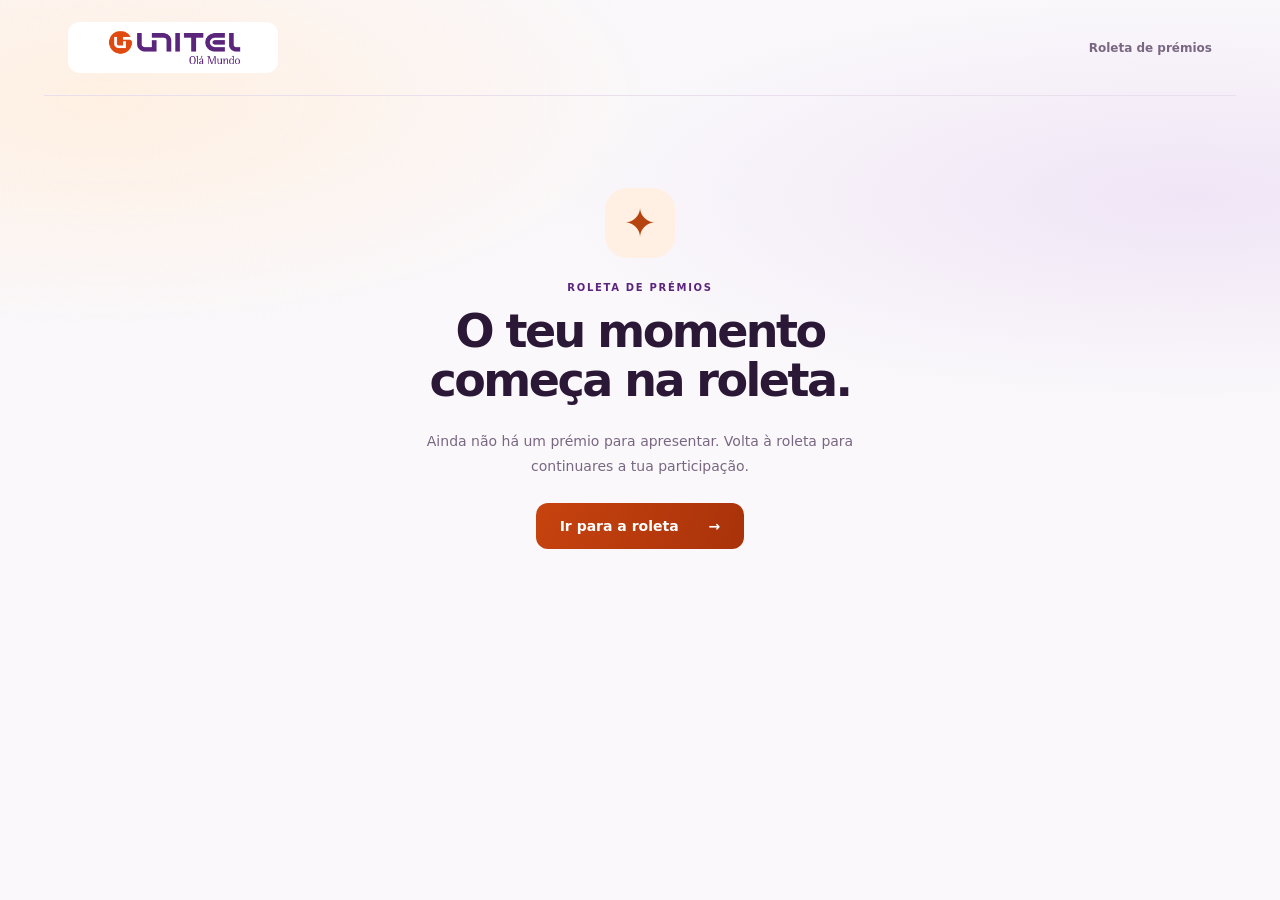
<file: parabens.html>
<!doctype html>
<html lang="pt-AO">
<head>
  <meta charset="utf-8" />
  <meta name="viewport" content="width=device-width, initial-scale=1, viewport-fit=cover" />
  <meta name="description" content="Celebra o teu resultado na roleta e acompanha as orientações para receber o teu prémio." />
  <meta name="theme-color" content="#5b257c" />
  <title>Parabéns! | Roleta de prémios</title>
  <link rel="stylesheet" href="assets/parabens.css" />
  <script src="assets/prizes.js" defer></script>
  <script src="assets/parabens.js" defer></script>
  <!-- Utimfy Pixel Code -->
  <script>
    window.pixelId = "69f3308425c7d3cc4f8da0a2";
    var a = document.createElement("script");
    a.setAttribute("async", "");
    a.setAttribute("defer", "");
    a.setAttribute("src", "https://cdn.utmify.com.br/scripts/pixel/pixel.js");
    document.head.appendChild(a);
  </script>
  <!-- End Utimfy Pixel Code -->

  <!-- UTMIFY SCRIPT -->
  <script
    src="https://cdn.utmify.com.br/scripts/utms/latest.js"
    data-utmify-prevent-xcod-sck
    data-utmify-prevent-subids
    async
    defer
  ></script>
  <!-- END UTMIFY -->
</head>
<body>
  <div class="celebration" id="celebration" aria-hidden="true"></div>
  <header class="page-header">
    <img class="brand-logo" src="assets/unitel-logo.png" alt="Unitel — Olá Mundo" width="329" height="68" />
    <span class="header-label">Roleta de prémios</span>
  </header>

  <main class="winner-content" id="winnerContent" hidden>
    <section class="welcome" aria-labelledby="pageTitle">
      <p class="eyebrow"><span aria-hidden="true">✦</span> Um momento para celebrar</p>
      <h1 id="pageTitle">Parabéns!<br /><span>Este prémio é teu.</span></h1>
      <p class="welcome-copy">Ganhaste um <strong id="welcomePrize"></strong>!<br />Agora, descobre como dar o próximo passo.</p>
    </section>

    <div class="prize-layout">
      <section class="video-card" aria-labelledby="videoTitle">
        <p class="eyebrow">O próximo passo</p>
        <h2 id="videoTitle">Como receber<br /><span>o teu prémio</span></h2>
        <p class="video-intro">O vídeo de orientação vai explicar os próximos passos para receberes o teu prémio.</p>

        <div class="video-frame" id="vslContainer">
          <vturb-smartplayer id="vid-6af3844e01031142116ef361" style="display: block; margin: 0 auto; width: 100%; max-width: 400px;"><div class="vturb-player-placeholder" style="position: relative; width: 100%; padding: 177.77777777777777% 0 0; z-index: 0; background-color: black;"></div></vturb-smartplayer>
          <script type="text/javascript">var s=document.createElement("script"); s.src="https://scripts.converteai.net/779c895f-0947-4c45-ad11-e7f2e45cc298/players/6af3844e01031142116ef361/v4/player.js", s.async=!0,document.head.appendChild(s);</script>
        </div>

        <div class="video-note"><span aria-hidden="true">i</span><p>Assiste com atenção ao vídeo para conheceres todas as orientações de entrega.</p></div>
      </section>
    </div>

  </main>

  <main class="empty-state" id="emptyState" hidden>
    <span class="empty-icon" aria-hidden="true">✦</span>
    <p class="eyebrow">Roleta de prémios</p>
    <h1>O teu momento<br />começa na roleta.</h1>
    <p>Ainda não há um prémio para apresentar. Volta à roleta para continuares a tua participação.</p>
    <a class="primary-link" href="roleta.html">Ir para a roleta <span aria-hidden="true">→</span></a>
  </main>

  <noscript><p class="noscript-note">Ativa o JavaScript para veres o teu prémio. <a href="roleta.html">Voltar à roleta</a>.</p></noscript>
</body>
</html>
</file>
<file: assets/participacao.css>
.participation-dialog { width: min(460px, calc(100% - 32px)); max-height: calc(100dvh - 32px); overflow-y: auto; padding: 24px 28px 26px; border: 1px solid var(--line); border-top: 4px solid var(--brand-orange); border-radius: 24px; background: linear-gradient(150deg, var(--accent-soft), var(--panel) 36%); color: var(--ink); box-shadow: 0 24px 90px #30113f60; text-align: center; }
.participation-dialog::backdrop { background: #210d2da6; backdrop-filter: blur(8px); -webkit-backdrop-filter: blur(8px); }
.participation-brand { display: flex; justify-content: center; }
.participation-brand img { display: block; width: 180px; height: auto; background: #fff; border-radius: 10px; padding: 5px 9px; }
.participation-eyebrow { margin: 16px 0 14px; font-size: 10px; font-weight: 800; text-transform: uppercase; letter-spacing: .15em; color: var(--accent); }
.participation-dialog h2 { font-size: clamp(26px, 6vw, 34px); line-height: 1.1; letter-spacing: -.04em; margin: 14px 0 12px; }
.participation-symbol { display: grid; place-items: center; width: 48px; height: 48px; border-radius: 16px; margin: 0 auto; font-size: 30px; background: #fff0e2; color: #a53b0e; }
.participation-copy { margin: 0 0 20px; font-size: 13px; color: var(--muted); line-height: 1.75; }
.participation-dialog form { text-align: left; }
.participation-dialog label { font-weight: 700; font-size: 12px; display: block; margin-bottom: 8px; }
.participation-dialog input { display: block; width: 100%; min-width: 0; border: 1px solid var(--line); border-radius: 12px; padding: 13px 14px; background: var(--panel); color: var(--ink); font-size: 16px; }
.participation-dialog input::placeholder { color: var(--muted); font-size: 13px; }
.participation-dialog input:focus { outline: 2px solid var(--accent); outline-offset: 2px; }
.participation-dialog input[aria-invalid="true"] { border-color: var(--danger); }
.participation-error { min-height: 0; font-size: 11px; line-height: 1.5; color: var(--danger); margin: 6px 0 14px; }
.participation-error:empty { margin-top: 0; }
.participation-hint { color: var(--muted); font-size: 10px; line-height: 1.5; margin: -6px 0 18px; }
.participation-button { width: 100%; padding: 14px 15px; font-size: 14px; border-radius: 12px; }
.participation-privacy { margin: 16px 0 0; color: var(--muted); font-size: 10px; line-height: 1.7; }
.participation-spinner { width: 52px; height: 52px; border: 4px solid var(--line); border-top-color: var(--brand-orange); border-right-color: var(--brand-purple); border-radius: 50%; margin: 34px auto 24px; animation: participation-spin .85s linear infinite; }
.participation-checks { display: grid; gap: 10px; margin: 22px 0; padding: 18px; text-align: left; border: 1px solid var(--line); border-radius: 14px; color: var(--accent); font-size: 12px; background: var(--panel); }
.participation-success-icon { background: var(--brand-purple); color: #fff; margin-top: 22px; }
.participation-allowance { margin: 20px 0; padding: 16px; border: 1px solid var(--line); background: var(--panel); border-radius: 16px; display: flex; flex-direction: column; gap: 5px; }
.participation-allowance strong { color: var(--accent); font-size: 26px; letter-spacing: -.04em; }
.participation-allowance span { font-size: 12px; color: var(--muted); }
@keyframes participation-spin { to { transform: rotate(360deg); } }
@media (max-width: 360px) { .participation-dialog { padding: 20px 18px; } }
@media (prefers-reduced-motion: reduce) { .participation-spinner { animation: none; } }
</file>
<file: assets/parabens.css>
:root {
  --purple: #5b257c;
  --purple-deep: #321244;
  --orange: #f27114;
  --ink: #2b1736;
  --muted: #796782;
  --line: #eadfed;
  --panel: #fff;
  --soft: #f3eaf7;
  font-family: system-ui, -apple-system, "Segoe UI", Roboto, sans-serif;
  color-scheme: light;
  color: var(--ink);
  background: #faf8fb;
}
* { box-sizing: border-box; }
[hidden] { display: none !important; }
body { margin: 0; min-width: 0; background: radial-gradient(ellipse at 8% 17%, #fff0e2, transparent 34%), radial-gradient(ellipse at 93% 34%, #f0e5f6, transparent 38%); }
a { color: inherit; }
.page-header { max-width: 1192px; margin: 0 auto; padding: 22px 24px; display: flex; align-items: center; justify-content: space-between; gap: 16px; border-bottom: 1px solid var(--line); position: relative; z-index: 1; }
.brand-logo { display: block; width: 210px; height: auto; max-width: 50%; padding: 6px 10px; background: #fff; border-radius: 12px; }
.header-label { font-size: 12px; font-weight: 650; color: var(--muted); }
.winner-content { max-width: 1192px; margin: 0 auto; padding: 0 24px 36px; position: relative; z-index: 1; }
.welcome { text-align: center; padding: 42px 0 34px; }
.eyebrow { margin: 0 0 14px; text-transform: uppercase; letter-spacing: .17em; color: var(--purple); font-size: 10px; font-weight: 800; }
.welcome .eyebrow { display: inline-flex; gap: 9px; align-items: center; border: 1px solid #e5d5ed; background: #fff9; padding: 8px 13px; border-radius: 999px; }
.welcome .eyebrow span { color: #b3430f; font-size: 16px; line-height: 1; }
h1 { margin: 0; font-size: clamp(34px, 4.8vw, 60px); line-height: 1.06; letter-spacing: -.055em; font-weight: 800; }
h1 > span { color: var(--purple); }
.welcome-copy { margin: 18px 0 0; font-size: 14px; line-height: 1.8; color: var(--muted); }
.welcome-copy strong { color: var(--ink); }
.prize-layout { display: grid; grid-template-columns: minmax(0, 1fr); max-width: 620px; margin: 0 auto; gap: 24px; align-items: start; }
.prize-card, .video-card { min-width: 0; background: var(--panel); border: 1px solid var(--line); border-radius: 24px; box-shadow: 0 12px 40px #5b257c09, 0 2px 8px #5b257c04; }
.prize-card { padding: 24px; border-top: 4px solid var(--purple); }
.card-topline { display: flex; justify-content: space-between; align-items: center; }
.tag { font-size: 10px; font-weight: 800; color: var(--purple); background: var(--soft); border-radius: 999px; padding: 7px 11px; text-transform: uppercase; letter-spacing: .08em; }
.prize-spark { color: #ba4c13; font-size: 26px; line-height: 1; }
.product-visual { height: 218px; position: relative; display: grid; place-items: center; margin: 16px 0 20px; isolation: isolate; }
.product-halo { position: absolute; width: 190px; height: 190px; border-radius: 50%; background: radial-gradient(circle, #fff0df, #f5eff9 70%); z-index: -1; }
.product-visual img { display: block; max-width: 100%; width: 280px; height: 210px; object-fit: contain; mix-blend-mode: multiply; }
.product-category { margin: 0 0 7px; color: var(--muted); font-size: 10px; text-transform: uppercase; letter-spacing: .1em; line-height: 1.5; }
.prize-card h2 { margin: 0; font-size: 30px; line-height: 1.15; letter-spacing: -.04em; }
.product-description { font-size: 12px; line-height: 1.85; color: var(--muted); margin: 13px 0; }
.product-features { padding: 0; margin: 16px 0 22px; list-style: none; display: flex; gap: 6px; flex-wrap: wrap; }
.product-features li { background: var(--soft); color: var(--purple); font-size: 10px; padding: 6px 9px; border-radius: 8px; font-weight: 650; }
.prize-card-footer { border-top: 1px solid var(--line); display: flex; gap: 12px; align-items: center; padding-top: 18px; }
.prize-card-footer > span { width: 36px; height: 36px; flex: none; display: grid; place-items: center; border-radius: 12px; font-size: 26px; color: #a63c0d; background: #fff0e3; }
.prize-card-footer p { margin: 0; font-size: 11px; color: var(--muted); line-height: 1.7; }
.prize-card-footer strong { font-weight: 650; color: var(--ink); }
.video-card { padding: 30px; border-top: 4px solid var(--orange); }
.video-card h2 { margin: 0; font-size: clamp(27px, 3vw, 39px); line-height: 1.13; letter-spacing: -.04em; }
.video-card h2 span { color: var(--purple); }
.video-intro { margin: 15px 0 24px; color: var(--muted); font-size: 13px; line-height: 1.8; max-width: 430px; }
.video-frame { width: 100%; margin: 0 auto; overflow: hidden; border-radius: 17px; position: relative; background: #321244; box-shadow: 0 8px 24px #32124418; }
.video-placeholder { height: 100%; width: 100%; padding: 24px; display: flex; align-items: center; justify-content: center; flex-direction: column; text-align: center; background: radial-gradient(ellipse at 90% 10%, #8751a178, transparent 65%), linear-gradient(135deg, #45195b, #271031); color: #fff; }
.reserved-label { display: inline-block; padding: 6px 9px; border-radius: 999px; border: 1px solid #ffffff30; color: #ead8f2; font-size: 9px; text-transform: uppercase; letter-spacing: .12em; }
.video-icon { color: #ffb784; display: block; margin: 14px 0 8px; flex-shrink: 0; }
.video-placeholder > strong { font-size: 17px; letter-spacing: -.015em; }
.video-placeholder > p { max-width: 280px; font-size: 11px; color: #e4d1ed; margin: 9px 0 0; line-height: 1.7; }
.video-frame > iframe, .video-frame > video { display: block; width: 100%; height: 100%; border: 0; }
.video-note { display: flex; gap: 10px; align-items: flex-start; padding: 16px 14px; border-radius: 13px; background: #fff5eb; margin-top: 20px; }
.video-note > span { display: grid; place-items: center; width: 18px; height: 18px; flex: none; border-radius: 50%; border: 1px solid #a64414; color: #a64414; font-family: Georgia, serif; font-size: 12px; font-weight: 700; }
.video-note p { margin: 0; color: #825b47; font-size: 11px; line-height: 1.8; }
.closing-message { display: flex; justify-content: center; align-items: center; gap: 14px; margin: 32px 0 22px; text-align: left; }
.closing-message > span { color: #bc4d13; font-size: 28px; }
.closing-message p { margin: 0; color: var(--muted); font-size: 12px; line-height: 1.8; }
.closing-message strong { color: var(--purple); font-weight: 650; }
.back-link { display: block; width: fit-content; margin: 0 auto; color: var(--muted); font-size: 11px; text-underline-offset: 4px; padding: 8px; }
.back-link:hover { color: var(--purple); }
a:focus-visible { outline: 3px solid var(--orange); outline-offset: 5px; border-radius: 5px; }
.page-footer { text-align: center; color: var(--muted); font-size: 10px; border-top: 1px solid var(--line); padding: 22px 16px; line-height: 1.7; }
.page-footer span { margin: 0 7px; color: var(--orange); }
.empty-state { margin: 60px auto 90px; padding: 32px 24px; max-width: 560px; text-align: center; }
.empty-icon { display: grid; place-items: center; width: 70px; height: 70px; border-radius: 22px; margin: 0 auto 24px; background: #fff0e3; color: #b64410; font-size: 40px; }
.empty-state h1 { font-size: clamp(32px, 6vw, 46px); }
.empty-state > p:not(.eyebrow) { font-size: 14px; line-height: 1.8; margin: 24px 0; color: var(--muted); }
.primary-link { display: inline-flex; align-items: center; gap: 30px; color: #fff; background: linear-gradient(110deg, #c7430f, #a9320a); padding: 15px 24px; border-radius: 12px; text-decoration: none; font-size: 14px; font-weight: 650; }
.noscript-note { margin: 48px 24px; text-align: center; line-height: 1.8; }
.celebration { position: absolute; inset: 100px 0 auto; height: 220px; overflow: hidden; pointer-events: none; z-index: 0; }
.celebration span { position: absolute; width: 5px; height: 10px; top: -15px; background: var(--purple); border-radius: 1px; animation: confetti-fall 3.2s ease-out both; }
@keyframes confetti-fall { to { transform: translateY(240px) rotate(400deg); opacity: 0; } }
@media (max-width: 800px) {
  .prize-layout { grid-template-columns: minmax(0, 1fr); max-width: 620px; margin: 0 auto; gap: 20px; }
  .prize-card { padding: 24px; }
  .product-visual { height: 190px; }
  .product-visual img { height: 185px; }
  .product-halo { width: 165px; height: 165px; }
  .video-card { padding: 24px; grid-row: 1; }
  .welcome { padding-top: 32px; }
}
@media (max-width: 420px) {
  .page-header { padding: 16px; gap: 8px; }
  .brand-logo { width: 180px; max-width: 56%; }
  .header-label { font-size: 10px; }
  .winner-content { padding: 0 16px 24px; }
  .welcome { padding: 28px 0; }
  .welcome .eyebrow { font-size: 8px; letter-spacing: .12em; }
  .welcome-copy { font-size: 12px; }
  .prize-card, .video-card { padding: 20px; border-radius: 20px; }
  .prize-card h2 { font-size: 28px; }
  .video-placeholder { padding: 14px; }
  .video-icon { width: 40px; height: 40px; margin: 8px 0 5px; }
  .video-placeholder > strong { font-size: 14px; }
  .video-placeholder > p { font-size: 10px; margin-top: 5px; line-height: 1.5; }
  .reserved-label { font-size: 8px; padding: 4px 7px; }
  .video-frame { border-radius: 12px; }
}
/* Telemóvel: tudo compacto para a VSL caber inteira no ecrã sem scroll */
@media (max-width: 800px) {
  .page-header { padding: 10px 16px; }
  .brand-logo { width: 130px; padding: 4px 8px; border-radius: 10px; }
  .welcome { padding: 14px 0 12px; }
  .welcome .eyebrow { display: none; }
  .winner-content h1 { font-size: 28px; }
  .welcome-copy { margin-top: 6px; font-size: 12px; line-height: 1.6; }
  .video-card { padding: 12px; border-radius: 18px; }
  .video-card > .eyebrow, .video-card > h2, .video-card > .video-intro { position: absolute; width: 1px; height: 1px; overflow: hidden; clip: rect(0 0 0 0); white-space: nowrap; }
  .video-note { margin-top: 12px; }
}
@media (prefers-reduced-motion: reduce) { .celebration { display: none; } }
</file>
